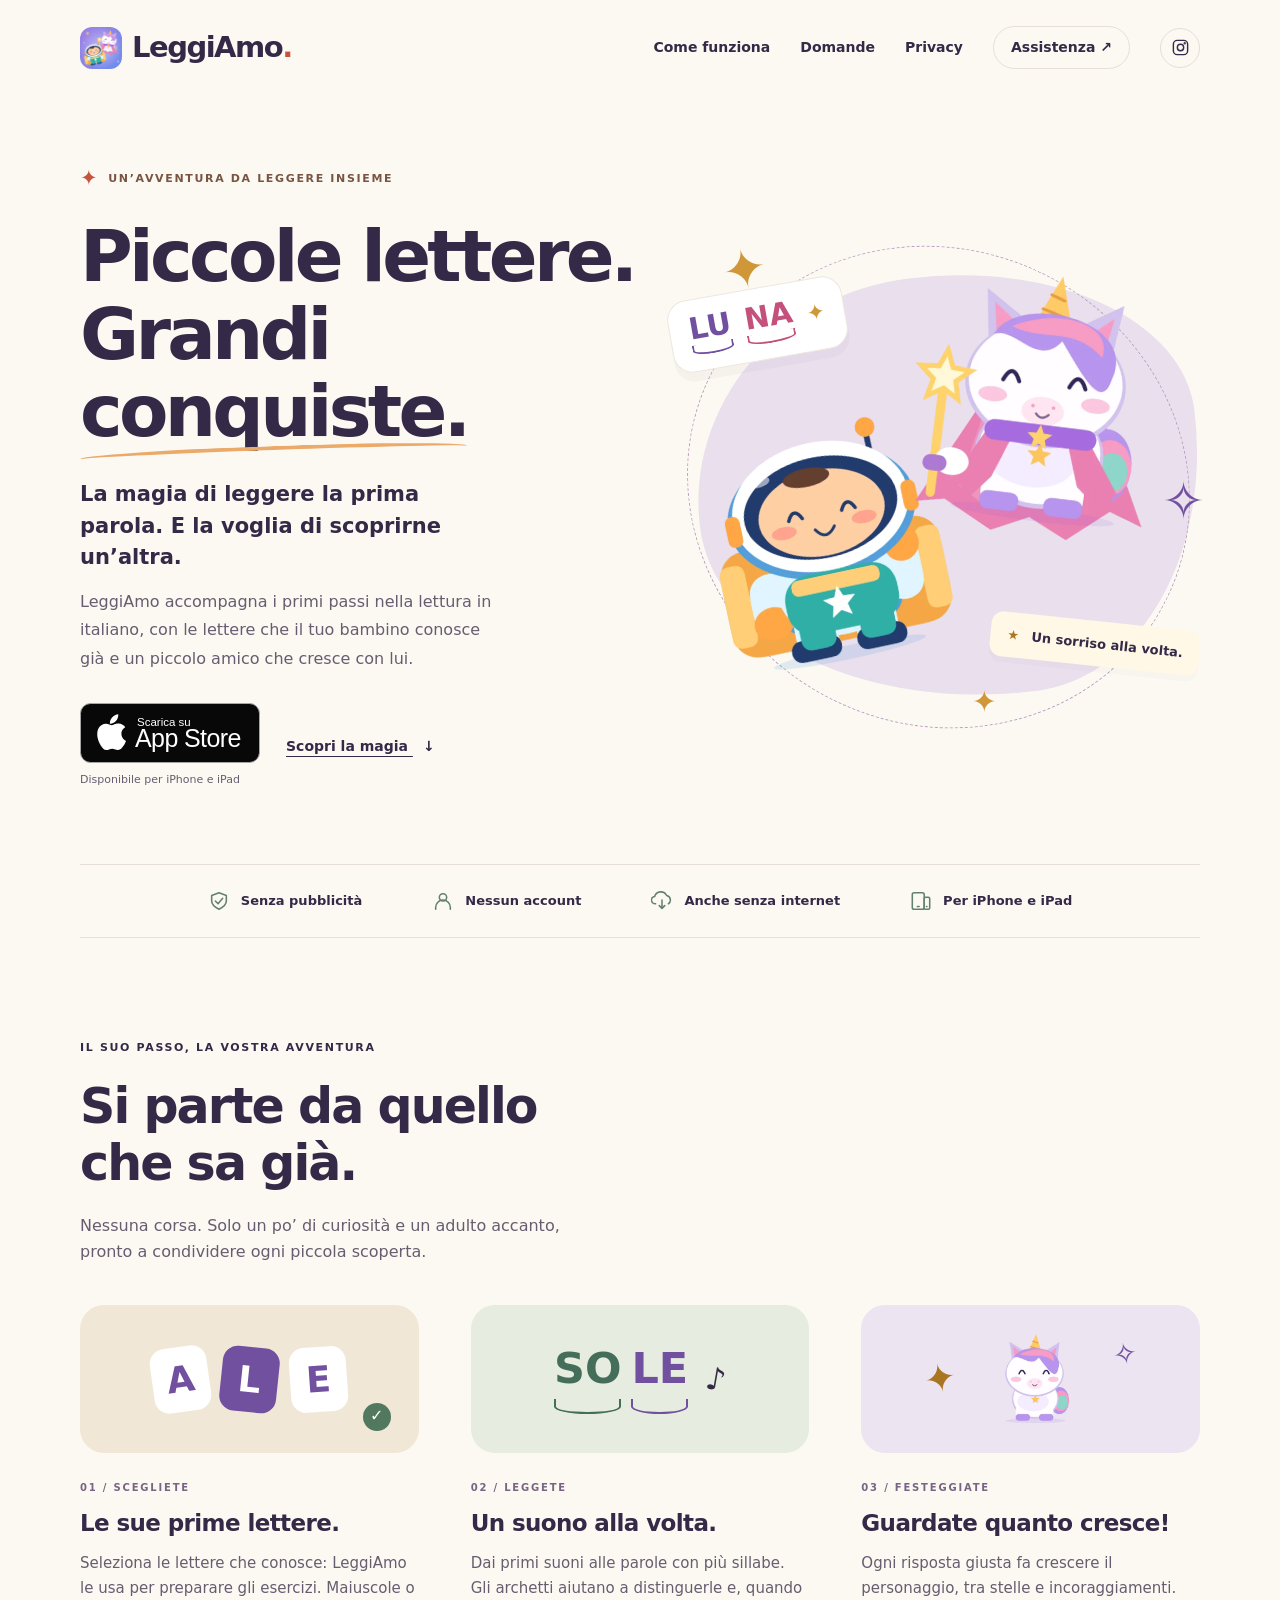
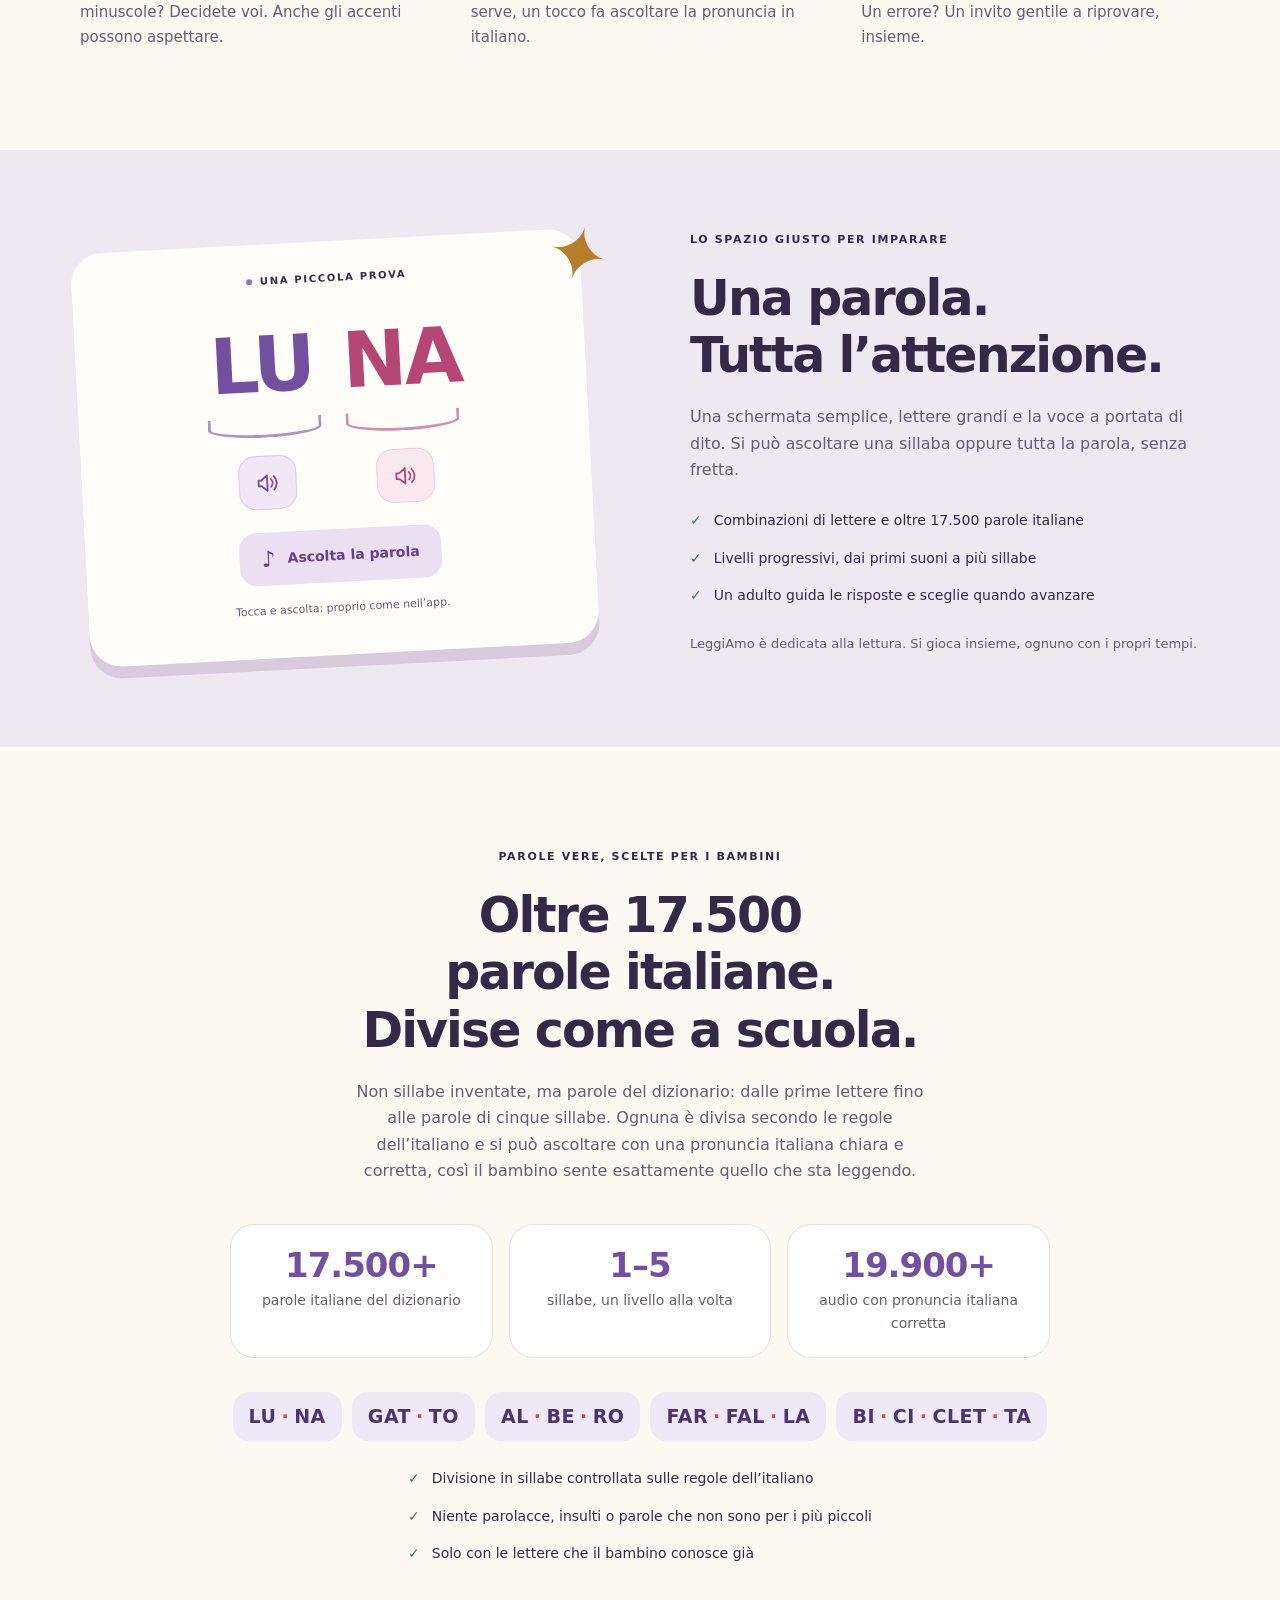
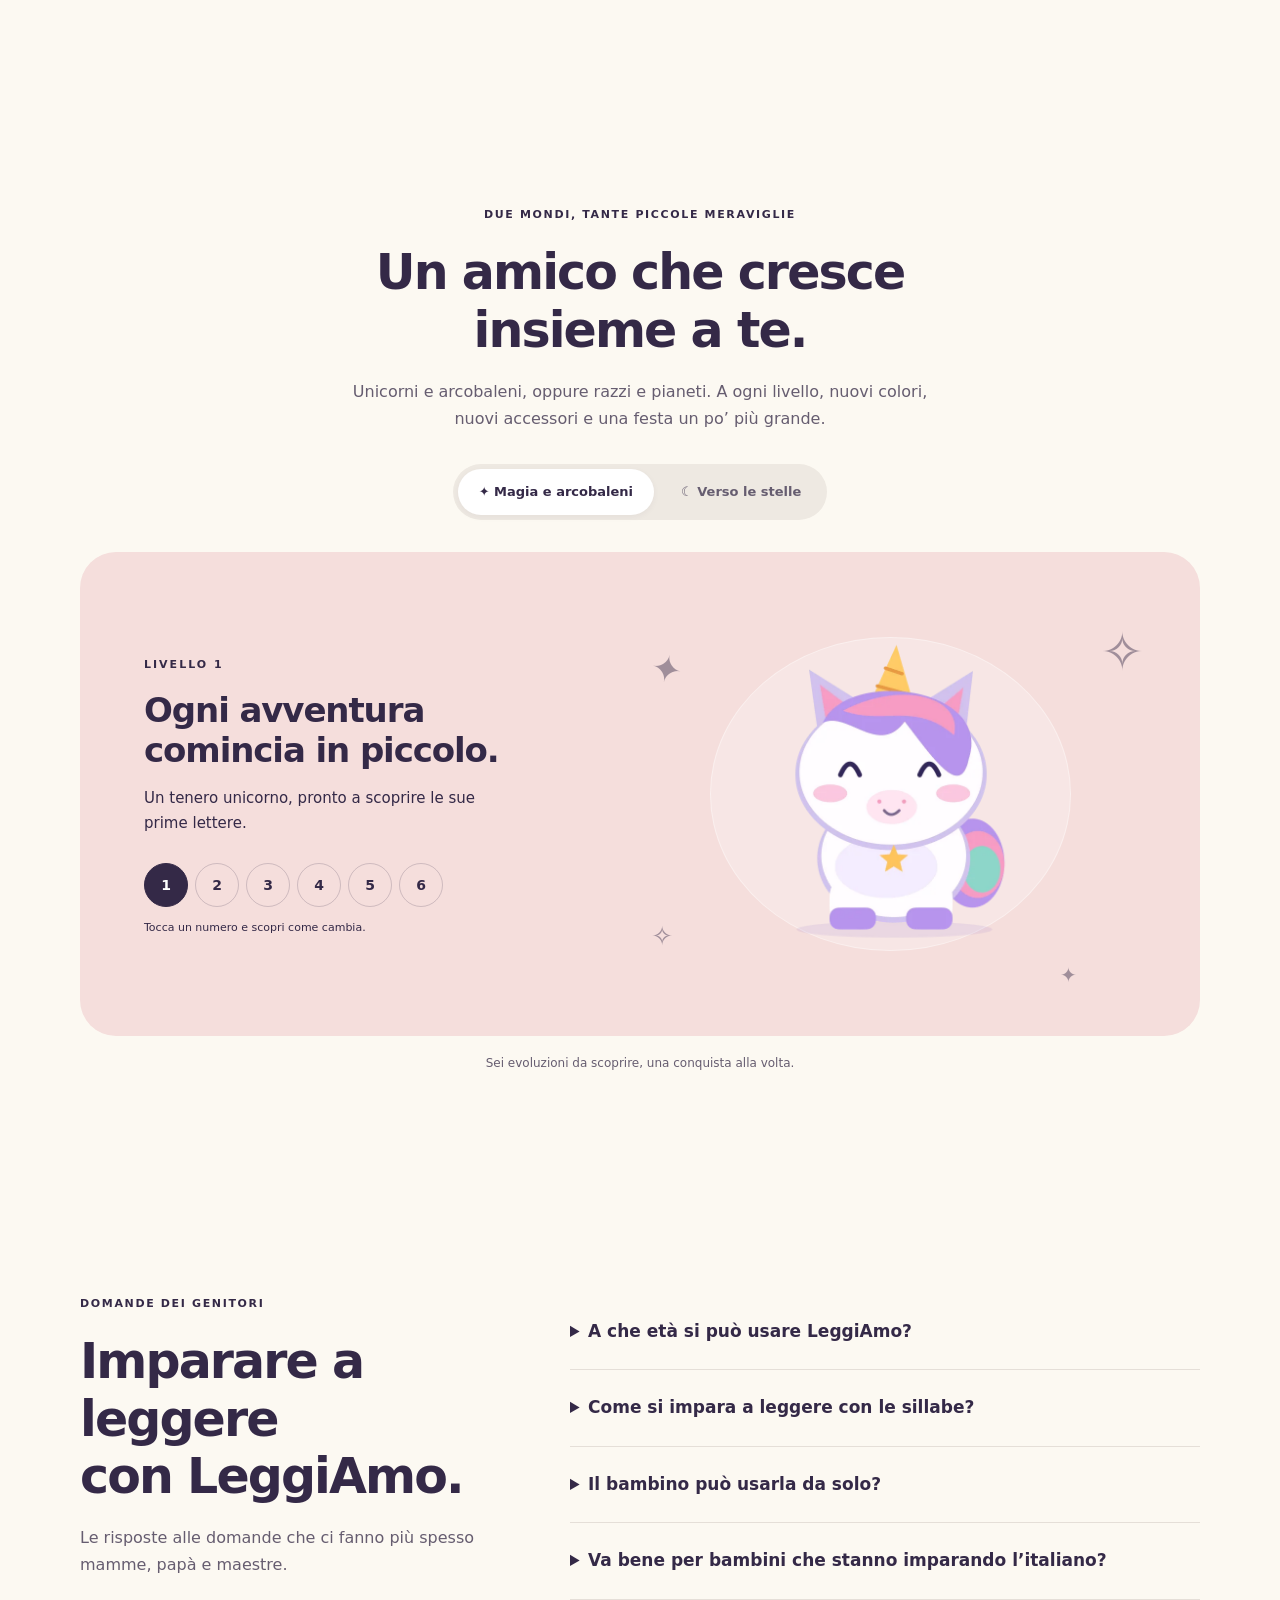
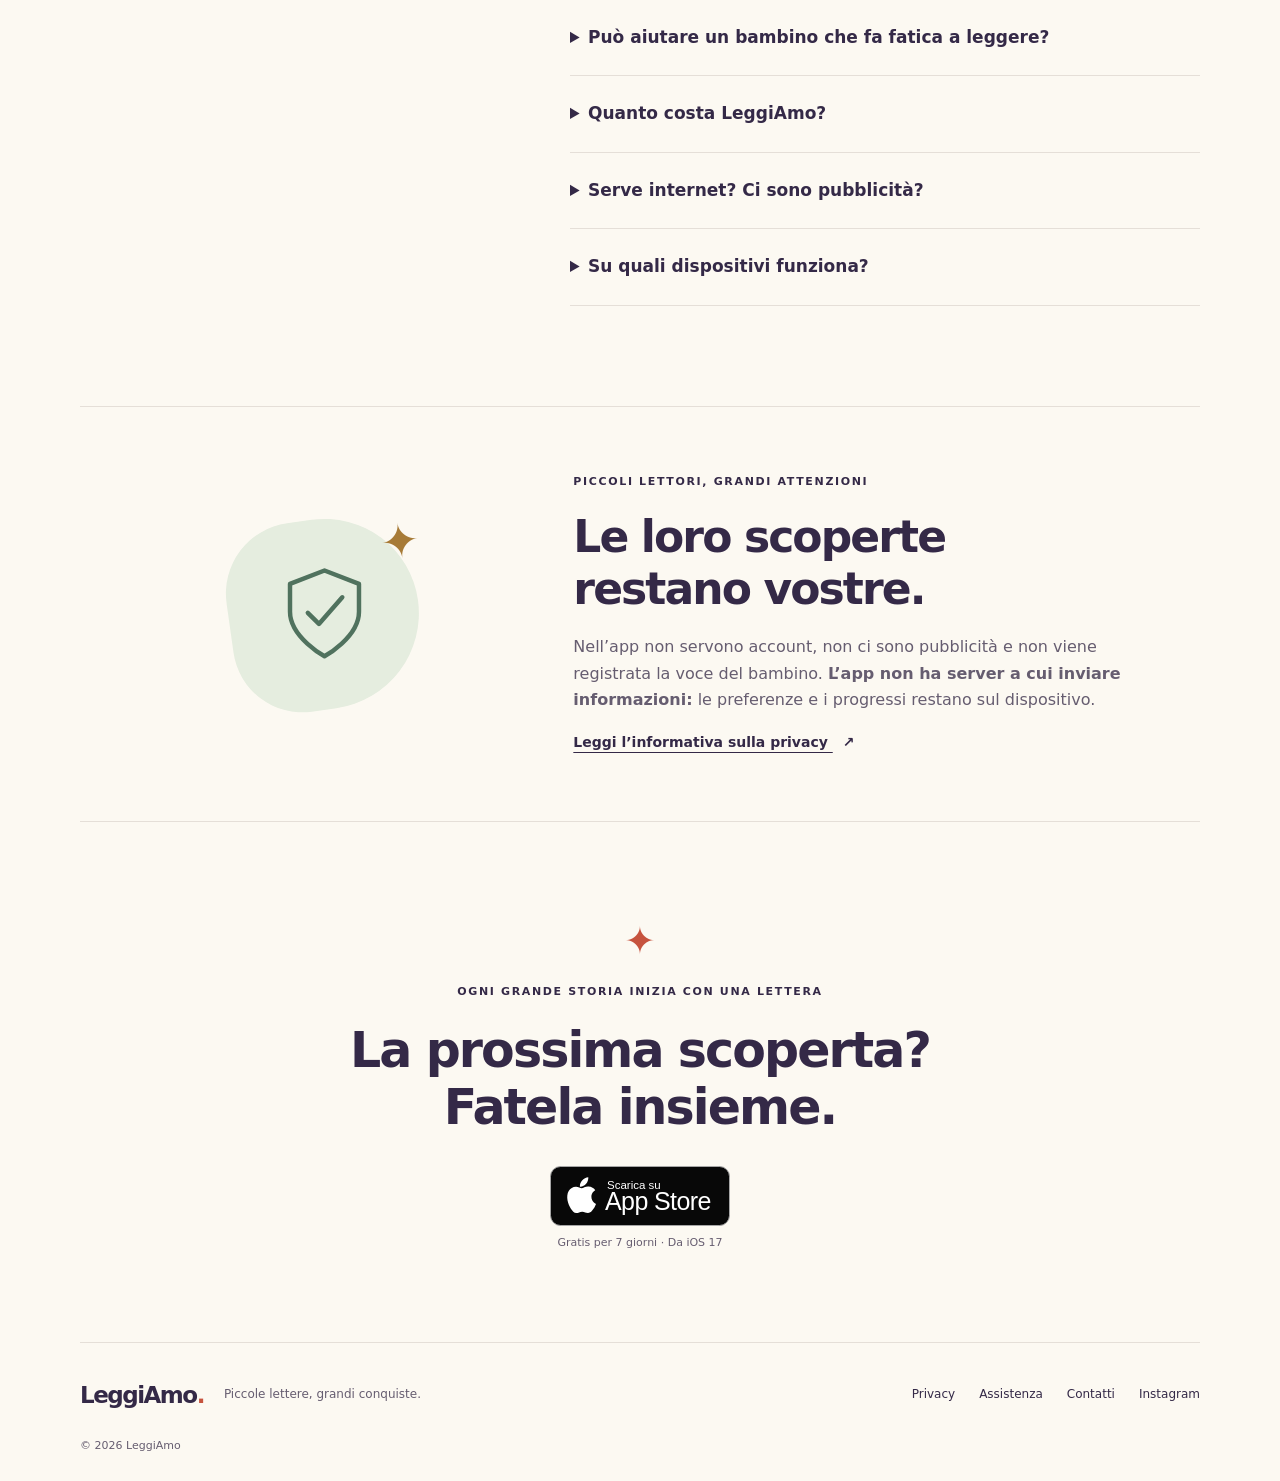
<file: index.html>
<!doctype html>
<html lang="it">
<head>
  <meta charset="utf-8">
  <meta name="viewport" content="width=device-width, initial-scale=1">
  <meta name="theme-color" content="#fcf9f2">
  <meta name="description" content="App per iPhone e iPad che aiuta i bambini a imparare a leggere in italiano: lettere, sillabe e oltre 17.500 parole con audio, da leggere insieme a un genitore. Senza pubblicità.">
  <meta name="referrer" content="strict-origin-when-cross-origin">
  <meta name="apple-itunes-app" content="app-id=6830584723">
  <link rel="canonical" href="https://leggiamo.app/">
  <meta property="og:title" content="LeggiAmo · Imparare a leggere in italiano, una sillaba alla volta">
  <meta property="og:description" content="Un gioco per imparare a leggere in italiano, una sillaba e un sorriso alla volta. Per iPhone e iPad.">
  <meta property="og:type" content="website">
  <meta property="og:locale" content="it_IT">
  <meta property="og:url" content="https://leggiamo.app/">
  <meta property="og:site_name" content="LeggiAmo">
  <meta property="og:image" content="https://leggiamo.app/assets/og-image.jpg">
  <meta property="og:image:width" content="1200">
  <meta property="og:image:height" content="676">
  <meta property="og:image:alt" content="LeggiAmo: imparare a leggere, una sillaba alla volta. L’unicorno e l’esploratore con le sillabe A·NI·MA·LE.">
  <meta name="twitter:card" content="summary_large_image">
  <title>LeggiAmo · App per imparare a leggere in italiano, sillaba per sillaba</title>
  <script type="application/ld+json">
  {
    "@context": "https://schema.org",
    "@graph": [
      {
        "@type": "Organization",
        "@id": "https://leggiamo.app/#organization",
        "name": "LeggiAmo",
        "url": "https://leggiamo.app/",
        "logo": "https://leggiamo.app/assets/app-icon.png",
        "email": "leggiamo.app@gmail.com",
        "sameAs": ["https://instagram.com/leggiamo.app"]
      },
      {
        "@type": "WebSite",
        "@id": "https://leggiamo.app/#website",
        "name": "LeggiAmo",
        "url": "https://leggiamo.app/",
        "inLanguage": "it-IT",
        "publisher": { "@id": "https://leggiamo.app/#organization" }
      },
      {
        "@type": "MobileApplication",
        "@id": "https://leggiamo.app/#app",
        "name": "LeggiAmo: impara a leggere",
        "description": "App per imparare a leggere in italiano: si parte dalle lettere che il bambino conosce, poi sillabe e parole. Oltre 17.500 parole italiane divise in sillabe come a scuola, con audio della pronuncia e un compagno di gioco che cresce. Senza pubblicità, senza account, funziona anche offline.",
        "url": "https://leggiamo.app/",
        "installUrl": "https://apps.apple.com/it/app/leggiamo-impara-a-leggere/id6830584723",
        "downloadUrl": "https://apps.apple.com/it/app/leggiamo-impara-a-leggere/id6830584723",
        "image": "https://leggiamo.app/assets/app-icon.png",
        "operatingSystem": "iOS 17 o successivo",
        "applicationCategory": "EducationalApplication",
        "inLanguage": "it",
        "audience": { "@type": "PeopleAudience", "suggestedMinAge": 4, "suggestedMaxAge": 7 },
        "offers": {
          "@type": "Offer",
          "price": "0",
          "priceCurrency": "EUR",
          "description": "Prova gratuita di 7 giorni, poi sblocco con un acquisto unico in-app da 9,99 €."
        },
        "publisher": { "@id": "https://leggiamo.app/#organization" }
      },
      {
        "@type": "FAQPage",
        "@id": "https://leggiamo.app/#domande",
        "mainEntity": [
          {
            "@type": "Question",
            "name": "A che età si può usare LeggiAmo?",
            "acceptedAnswer": {
              "@type": "Answer",
              "text": "LeggiAmo è pensata per i bambini che stanno iniziando a leggere: di solito dall’ultimo anno della scuola dell’infanzia ai primi mesi della scuola primaria, più o meno tra i 4 e i 7 anni. Più dell’età conta quello che il bambino sa già: si parte dalle lettere che riconosce e se ne aggiungono altre quando è pronto."
            }
          },
          {
            "@type": "Question",
            "name": "Come si impara a leggere con le sillabe?",
            "acceptedAnswer": {
              "@type": "Answer",
              "text": "In italiano si legge quasi come si parla, e le sillabe sono il ponte tra le lettere e le parole. LeggiAmo segue questo percorso: prima le singole lettere, poi le sillabe (LA, MA, PE), poi parole di una, due e fino a cinque sillabe. Gli archetti colorati sotto la parola mostrano dove finisce ogni sillaba, come a scuola, e ogni sillaba si può ascoltare con un tocco."
            }
          },
          {
            "@type": "Question",
            "name": "Il bambino può usarla da solo?",
            "acceptedAnswer": {
              "@type": "Answer",
              "text": "LeggiAmo è pensata per leggere insieme. Il bambino legge la parola ad alta voce e l’adulto ascolta e tocca il pulsante verde se è giusta o rosso se è da riprovare. Le parole sbagliate tornano più avanti, senza punteggi e senza fretta."
            }
          },
          {
            "@type": "Question",
            "name": "Va bene per bambini che stanno imparando l’italiano?",
            "acceptedAnswer": {
              "@type": "Answer",
              "text": "Sì. Ogni parola e ogni sillaba si può ascoltare con una pronuncia italiana chiara, e le parole sono vere parole italiane adatte ai bambini. Può essere utile a chi arriva alla scuola primaria parlando ancora poco l’italiano, sempre con un adulto accanto."
            }
          },
          {
            "@type": "Question",
            "name": "Può aiutare un bambino che fa fatica a leggere?",
            "acceptedAnswer": {
              "@type": "Answer",
              "text": "LeggiAmo non è uno strumento di diagnosi né una terapia. Il ritmo lo decidete voi, le parole si leggono una alla volta, divise in sillabe e con l’audio, e si può restare sullo stesso livello quanto serve. Se avete dubbi su una possibile difficoltà di lettura, parlatene con le insegnanti o con uno specialista."
            }
          },
          {
            "@type": "Question",
            "name": "Quanto costa LeggiAmo?",
            "acceptedAnswer": {
              "@type": "Answer",
              "text": "L’app si scarica gratis e si può provare senza limiti per 7 giorni, senza addebiti. Dopo la prova si sblocca per sempre con un acquisto unico (9,99 € in Italia): nessun abbonamento e nessun rinnovo automatico. Con In famiglia di Apple l’acquisto vale per tutta la famiglia."
            }
          },
          {
            "@type": "Question",
            "name": "Serve internet? Ci sono pubblicità?",
            "acceptedAnswer": {
              "@type": "Answer",
              "text": "No. LeggiAmo funziona anche senza connessione, non ha pubblicità e non chiede account. Lettere scelte e progressi restano solo sul dispositivo, e la voce del bambino non viene registrata."
            }
          },
          {
            "@type": "Question",
            "name": "Su quali dispositivi funziona?",
            "acceptedAnswer": {
              "@type": "Answer",
              "text": "Su iPhone e iPad con iOS o iPadOS 17 o successivi."
            }
          }
        ]
      }
    ]
  }
  </script>
  <link rel="icon" type="image/png" href="assets/favicon.png">
  <link rel="apple-touch-icon" href="assets/app-icon.png">
  <link rel="stylesheet" href="styles.css?v=8">
  <script src="main.js?v=5" defer></script>
  <!-- Cloudflare Web Analytics --><script type='module' src='https://static.cloudflareinsights.com/beacon.min.js' data-cf-beacon='{"token": "3c0274c1bb6d4836b54bc27b22f14071"}'></script><!-- End Cloudflare Web Analytics -->
</head>
<body>
  <a class="skip-link" href="#contenuto">Vai al contenuto</a>
  <header class="site-header wrap">
    <a class="brand" href="index.html" aria-label="LeggiAmo, pagina iniziale">
      <span class="brand-icons" aria-hidden="true">
        <img src="assets/app-icon.png" width="42" height="42" alt="">
      </span>
      <span>LeggiAmo<span class="brand-dot">.</span></span>
    </a>
    <nav aria-label="Navigazione principale">
      <a href="#come-funziona">Come funziona</a>
      <a href="#domande">Domande</a>
      <a href="privacy.html">Privacy</a>
      <a class="nav-support" href="supporto.html">Assistenza <span aria-hidden="true">↗</span></a>
      <a class="nav-social" href="https://instagram.com/leggiamo.app" rel="noopener" aria-label="LeggiAmo su Instagram"><svg viewBox="0 0 24 24" aria-hidden="true"><rect x="3" y="3" width="18" height="18" rx="5"/><circle cx="12" cy="12" r="4"/><circle cx="17.3" cy="6.7" r="0.6"/></svg></a>
    </nav>
    <details class="nav-menu">
      <summary aria-label="Menu"><span class="burger" aria-hidden="true"></span></summary>
      <nav aria-label="Menu">
        <a href="#come-funziona">Come funziona</a>
        <a href="#domande">Domande</a>
        <a href="privacy.html">Privacy</a>
        <a href="supporto.html">Assistenza</a>
        <a href="https://instagram.com/leggiamo.app" rel="noopener">Instagram <span aria-hidden="true">↗</span></a>
      </nav>
    </details>
  </header>

  <main id="contenuto">
    <section class="hero wrap" aria-labelledby="hero-title">
      <div class="hero-copy">
        <p class="eyebrow"><span class="little-star" aria-hidden="true">✦</span> UN’AVVENTURA DA LEGGERE INSIEME</p>
        <h1 id="hero-title">Piccole lettere.<br>Grandi <span class="hand-underline">conquiste.</span></h1>
        <p class="lead">La magia di leggere la prima parola. E la voglia di scoprirne un’altra.</p>
        <p class="hero-description">LeggiAmo accompagna i primi passi nella lettura in italiano, con le lettere che il tuo bambino conosce già e un piccolo amico che cresce con lui.</p>
        <div class="hero-actions">
          <div class="store-block">
            <a class="store-badge" href="https://apps.apple.com/it/app/leggiamo-impara-a-leggere/id6830584723" rel="noopener" aria-describedby="store-status">
              <img src="assets/app-store-it.svg" width="180" height="60" alt="Scarica su App Store">
            </a>
            <span id="store-status" class="store-status">Disponibile per iPhone e iPad</span>
          </div>
          <a class="text-link" href="#come-funziona">Scopri la magia <span aria-hidden="true">↓</span></a>
        </div>
      </div>
      <div class="hero-art" role="img" aria-label="L’unicorno con la bacchetta stellata e il piccolo esploratore spaziale di LeggiAmo">
        <div class="hero-orbit"></div>
        <div class="hero-blob"></div>
        <span class="spark spark-one" aria-hidden="true">✦</span>
        <span class="spark spark-two" aria-hidden="true">✧</span>
        <span class="spark spark-three" aria-hidden="true">✦</span>
        <img class="hero-explorer" src="assets/explorer-2.webp" width="420" height="434" alt="" fetchpriority="high">
        <img class="hero-unicorn" src="assets/unicorn-3.webp" width="420" height="434" alt="" fetchpriority="high">
        <div class="word-sticker" aria-hidden="true"><span>LU<i></i></span><span>NA<i></i></span><b>✦</b></div>
        <div class="happy-note" aria-hidden="true"><span>★</span> Un sorriso alla volta.</div>
      </div>
    </section>

    <div class="trust-strip wrap" role="group" aria-label="Le cose semplici che contano">
      <span><svg viewBox="0 0 24 24" aria-hidden="true"><path d="M12 3 4 6v6c0 5 8 9 8 9s8-4 8-9V6Z"/><path d="m8 12 3 3 5-6"/></svg>Senza pubblicità</span>
      <span><svg viewBox="0 0 24 24" aria-hidden="true"><circle cx="12" cy="8" r="4"/><path d="M4 21v-2a8 8 0 0 1 16 0v2"/></svg>Nessun account</span>
      <span><svg viewBox="0 0 24 24" aria-hidden="true"><path d="M5 15a4 4 0 0 1-1-8 7 7 0 0 1 13-1 5 5 0 0 1 2 9M9 17l3 3 3-3M12 11v9"/></svg>Anche senza internet</span>
      <span><svg viewBox="0 0 24 24" aria-hidden="true"><rect x="2.5" y="3" width="13" height="18" rx="2"/><rect x="15.5" y="8" width="6" height="13" rx="1.5"/><path d="M8 18h2M18 18h0.5"/></svg>Per iPhone e iPad</span>
    </div>

    <section class="how-section wrap section-space" id="come-funziona" aria-labelledby="how-title">
      <div class="section-heading">
        <p class="eyebrow">IL SUO PASSO, LA VOSTRA AVVENTURA</p>
        <h2 id="how-title">Si parte da quello<br>che sa già.</h2>
        <p>Nessuna corsa. Solo un po’ di curiosità e un adulto accanto, pronto a condividere ogni piccola scoperta.</p>
      </div>
      <div class="steps">
        <article class="step">
          <div class="step-art letters-art" aria-hidden="true"><span>A</span><span>L</span><span>E</span><i>✓</i></div>
          <p class="step-number">01 / SCEGLIETE</p>
          <h3>Le sue prime lettere.</h3>
          <p>Seleziona le lettere che conosce: LeggiAmo le usa per preparare gli esercizi. Maiuscole o minuscole? Decidete voi. Anche gli accenti possono aspettare.</p>
        </article>
        <article class="step">
          <div class="step-art syllable-art" aria-hidden="true"><span>SO<i></i></span><span>LE<i></i></span><b>♪</b></div>
          <p class="step-number">02 / LEGGETE</p>
          <h3>Un suono alla volta.</h3>
          <p>Dai primi suoni alle parole con più sillabe. Gli archetti aiutano a distinguerle e, quando serve, un tocco fa ascoltare la pronuncia in italiano.</p>
        </article>
        <article class="step">
          <div class="step-art reward-art" aria-hidden="true"><span>✦</span><img src="assets/unicorn-1.webp" width="125" height="129" alt="" loading="lazy"><span>✧</span></div>
          <p class="step-number">03 / FESTEGGIATE</p>
          <h3>Guardate quanto cresce!</h3>
          <p>Ogni risposta giusta fa crescere il personaggio, tra stelle e incoraggiamenti. Un errore? Un invito gentile a riprovare, insieme.</p>
        </article>
      </div>
    </section>

    <section class="reading-section" aria-labelledby="reading-title">
      <div class="reading-inner wrap">
        <div class="reading-example">
          <div class="example-top"><span class="example-dot"></span> UNA PICCOLA PROVA</div>
          <div class="demo-syllables" role="group" aria-label="Luna, divisa in LU e NA">
            <div><span>LU</span><i aria-hidden="true"></i><button class="sound-button" data-audio="lu" type="button" aria-label="Ascolta la sillaba LU"><svg viewBox="0 0 24 24" aria-hidden="true"><path d="m11 4-6 5H2v6h3l6 5ZM15 8a6 6 0 0 1 0 8m3-11a10 10 0 0 1 0 14"/></svg></button></div>
            <div><span>NA</span><i aria-hidden="true"></i><button class="sound-button" data-audio="na" type="button" aria-label="Ascolta la sillaba NA"><svg viewBox="0 0 24 24" aria-hidden="true"><path d="m11 4-6 5H2v6h3l6 5ZM15 8a6 6 0 0 1 0 8m3-11a10 10 0 0 1 0 14"/></svg></button></div>
          </div>
          <button class="listen-word" data-audio="luna" type="button"><span aria-hidden="true">♪</span> Ascolta la parola</button>
          <p id="audio-status" class="audio-status" role="status" aria-live="polite">Tocca e ascolta: proprio come nell’app.</p>
          <noscript><p>Per ascoltare questa piccola prova, attiva JavaScript nel browser.</p></noscript>
          <span class="example-star" aria-hidden="true">✦</span>
        </div>
        <div class="reading-copy">
          <p class="eyebrow">LO SPAZIO GIUSTO PER IMPARARE</p>
          <h2 id="reading-title">Una parola.<br>Tutta l’attenzione.</h2>
          <p>Una schermata semplice, lettere grandi e la voce a portata di dito. Si può ascoltare una sillaba oppure tutta la parola, senza fretta.</p>
          <ul class="feature-list">
            <li><span aria-hidden="true">✓</span> Combinazioni di lettere e oltre 17.500 parole italiane</li>
            <li><span aria-hidden="true">✓</span> Livelli progressivi, dai primi suoni a più sillabe</li>
            <li><span aria-hidden="true">✓</span> Un adulto guida le risposte e sceglie quando avanzare</li>
          </ul>
          <p class="small-note">LeggiAmo è dedicata alla lettura. Si gioca insieme, ognuno con i propri tempi.</p>
        </div>
      </div>
    </section>

    <section class="words-section wrap section-space" id="parole" aria-labelledby="words-title">
      <div class="section-heading centered">
        <p class="eyebrow">PAROLE VERE, SCELTE PER I BAMBINI</p>
        <h2 id="words-title">Oltre 17.500 parole italiane.<br>Divise come a scuola.</h2>
        <p>Non sillabe inventate, ma parole del dizionario: dalle prime lettere fino alle parole di cinque sillabe. Ognuna è divisa secondo le regole dell’italiano e si può ascoltare con una pronuncia italiana chiara e corretta, così il bambino sente esattamente quello che sta leggendo.</p>
      </div>
      <ul class="word-stats" aria-label="LeggiAmo in numeri">
        <li><strong>17.500+</strong><span>parole italiane del dizionario</span></li>
        <li><strong>1–5</strong><span>sillabe, un livello alla volta</span></li>
        <li><strong>19.900+</strong><span>audio con pronuncia italiana corretta</span></li>
      </ul>
      <ul class="word-samples" aria-label="Alcune parole, divise in sillabe">
        <li>LU<b aria-hidden="true">·</b>NA</li>
        <li>GAT<b aria-hidden="true">·</b>TO</li>
        <li>AL<b aria-hidden="true">·</b>BE<b aria-hidden="true">·</b>RO</li>
        <li>FAR<b aria-hidden="true">·</b>FAL<b aria-hidden="true">·</b>LA</li>
        <li>BI<b aria-hidden="true">·</b>CI<b aria-hidden="true">·</b>CLET<b aria-hidden="true">·</b>TA</li>
      </ul>
      <ul class="feature-list word-promises">
        <li><span aria-hidden="true">✓</span> Divisione in sillabe controllata sulle regole dell’italiano</li>
        <li><span aria-hidden="true">✓</span> Niente parolacce, insulti o parole che non sono per i più piccoli</li>
        <li><span aria-hidden="true">✓</span> Solo con le lettere che il bambino conosce già</li>
      </ul>
    </section>

    <section class="worlds-section wrap section-space" id="mondi" aria-labelledby="worlds-title">
      <div class="section-heading centered">
        <p class="eyebrow">DUE MONDI, TANTE PICCOLE MERAVIGLIE</p>
        <h2 id="worlds-title">Un amico che cresce<br>insieme a te.</h2>
        <p>Unicorni e arcobaleni, oppure razzi e pianeti. A ogni livello, nuovi colori, nuovi accessori e una festa un po’ più grande.</p>
      </div>
      <div class="world-switch" role="group" aria-label="Scegli il mondo da vedere">
        <button type="button" data-world="unicorn" aria-pressed="true">✦ Magia e arcobaleni</button>
        <button type="button" data-world="explorer" aria-pressed="false">☾ Verso le stelle</button>
      </div>
      <div class="evolution-scene" data-world="unicorn" data-stage="1">
        <div class="scene-decoration" aria-hidden="true"><span>✦</span><span>✧</span><span>✦</span><span>✧</span></div>
        <div class="scene-copy">
          <span class="scene-level" id="scene-level">LIVELLO 1</span>
          <h3 id="scene-title">Ogni avventura<br>comincia in piccolo.</h3>
          <p id="scene-description">Un tenero unicorno, pronto a scoprire le sue prime lettere.</p>
          <div class="stage-controls" role="group" aria-label="Esplora le sei evoluzioni">
            <button type="button" data-stage="1" aria-pressed="true" aria-label="Mostra l’evoluzione del livello 1">1</button>
            <button type="button" data-stage="2" aria-pressed="false" aria-label="Mostra l’evoluzione del livello 2">2</button>
            <button type="button" data-stage="3" aria-pressed="false" aria-label="Mostra l’evoluzione del livello 3">3</button>
            <button type="button" data-stage="4" aria-pressed="false" aria-label="Mostra l’evoluzione del livello 4">4</button>
            <button type="button" data-stage="5" aria-pressed="false" aria-label="Mostra l’evoluzione del livello 5">5</button>
            <button type="button" data-stage="6" aria-pressed="false" aria-label="Mostra l’evoluzione del livello 6">6</button>
          </div>
          <p class="scene-hint">Tocca un numero e scopri come cambia.</p>
        </div>
        <div class="scene-character">
          <div class="scene-halo"></div>
          <img id="evolution-image" src="assets/unicorn-1.webp" width="420" height="434" alt="L’unicorno di LeggiAmo al primo livello" loading="lazy">
        </div>
      </div>
      <p class="world-caption" id="world-status" role="status" aria-live="polite">Sei evoluzioni da scoprire, una conquista alla volta.</p>
    </section>

    <section class="faq-section wrap section-space" id="domande" aria-labelledby="faq-title">
      <div class="section-heading">
        <p class="eyebrow">DOMANDE DEI GENITORI</p>
        <h2 id="faq-title">Imparare a leggere<br>con LeggiAmo.</h2>
        <p>Le risposte alle domande che ci fanno più spesso mamme, papà e maestre.</p>
      </div>
      <div class="faq">
        <details>
          <summary>A che età si può usare LeggiAmo?</summary>
          <p>LeggiAmo è pensata per i bambini che stanno iniziando a leggere: di solito dall’ultimo anno della scuola dell’infanzia ai primi mesi della scuola primaria, più o meno tra i 4 e i 7 anni. Più dell’età conta quello che il bambino sa già: si parte dalle lettere che riconosce e se ne aggiungono altre quando è pronto.</p>
        </details>
        <details>
          <summary>Come si impara a leggere con le sillabe?</summary>
          <p>In italiano si legge quasi come si parla, e le sillabe sono il ponte tra le lettere e le parole. LeggiAmo segue questo percorso: prima le singole lettere, poi le sillabe (LA, MA, PE), poi parole di una, due e fino a cinque sillabe. Gli archetti colorati sotto la parola mostrano dove finisce ogni sillaba, come a scuola, e ogni sillaba si può ascoltare con un tocco.</p>
        </details>
        <details>
          <summary>Il bambino può usarla da solo?</summary>
          <p>LeggiAmo è pensata per leggere insieme. Il bambino legge la parola ad alta voce e l’adulto ascolta e tocca il pulsante verde se è giusta o rosso se è da riprovare. Le parole sbagliate tornano più avanti, senza punteggi e senza fretta.</p>
        </details>
        <details>
          <summary>Va bene per bambini che stanno imparando l’italiano?</summary>
          <p>Sì. Ogni parola e ogni sillaba si può ascoltare con una pronuncia italiana chiara, e le parole sono vere parole italiane adatte ai bambini. Può essere utile a chi arriva alla scuola primaria parlando ancora poco l’italiano, sempre con un adulto accanto.</p>
        </details>
        <details>
          <summary>Può aiutare un bambino che fa fatica a leggere?</summary>
          <p>LeggiAmo non è uno strumento di diagnosi né una terapia. Il ritmo lo decidete voi, le parole si leggono una alla volta, divise in sillabe e con l’audio, e si può restare sullo stesso livello quanto serve. Se avete dubbi su una possibile difficoltà di lettura, parlatene con le insegnanti o con uno specialista.</p>
        </details>
        <details>
          <summary>Quanto costa LeggiAmo?</summary>
          <p>L’app si scarica gratis e si può provare senza limiti per 7 giorni, senza addebiti. Dopo la prova si sblocca per sempre con un acquisto unico (9,99 € in Italia): nessun abbonamento e nessun rinnovo automatico. Con In famiglia di Apple l’acquisto vale per tutta la famiglia.</p>
        </details>
        <details>
          <summary>Serve internet? Ci sono pubblicità?</summary>
          <p>No. LeggiAmo funziona anche senza connessione, non ha pubblicità e non chiede account. Lettere scelte e progressi restano solo sul dispositivo, e la voce del bambino non viene registrata.</p>
        </details>
        <details>
          <summary>Su quali dispositivi funziona?</summary>
          <p>Su iPhone e iPad con iOS o iPadOS 17 o successivi.</p>
        </details>
      </div>
    </section>

    <section class="privacy-section wrap" aria-labelledby="privacy-title">
      <div class="privacy-mark" aria-hidden="true"><svg viewBox="0 0 80 88"><path d="m40 5 31 12v25c0 23-31 40-31 40S9 65 9 42V17Z"/><path d="m25 43 10 10 21-24"/></svg><span>✦</span></div>
      <div>
        <p class="eyebrow">PICCOLI LETTORI, GRANDI ATTENZIONI</p>
        <h2 id="privacy-title">Le loro scoperte<br>restano vostre.</h2>
        <p>Nell’app non servono account, non ci sono pubblicità e non viene registrata la voce del bambino. <strong>L’app non ha server a cui inviare informazioni:</strong> le preferenze e i progressi restano sul dispositivo.</p>
        <a class="text-link" href="privacy.html">Leggi l’informativa sulla privacy <span aria-hidden="true">↗</span></a>
      </div>
    </section>

    <section class="closing-section wrap" aria-labelledby="closing-title">
      <span class="closing-star" aria-hidden="true">✦</span>
      <p class="eyebrow">OGNI GRANDE STORIA INIZIA CON UNA LETTERA</p>
      <h2 id="closing-title">La prossima scoperta?<br>Fatela insieme.</h2>
      <div class="store-block">
        <a class="store-badge" href="https://apps.apple.com/it/app/leggiamo-impara-a-leggere/id6830584723" rel="noopener" aria-describedby="store-status-bottom"><img src="assets/app-store-it.svg" width="180" height="60" alt="Scarica su App Store"></a>
        <span id="store-status-bottom" class="store-status">Gratis per 7 giorni · Da iOS 17</span>
      </div>
    </section>
  </main>

  <footer class="site-footer wrap">
    <a class="brand" href="index.html"><span>LeggiAmo<span class="brand-dot">.</span></span></a>
    <p>Piccole lettere, grandi conquiste.</p>
    <nav aria-label="Informazioni"><a href="privacy.html">Privacy</a><a href="supporto.html">Assistenza</a><a href="mailto:leggiamo.app@gmail.com">Contatti</a><a href="https://instagram.com/leggiamo.app" rel="noopener">Instagram</a></nav>
    <small>© 2026 LeggiAmo</small>
  </footer>
</body>
</html>
</file>
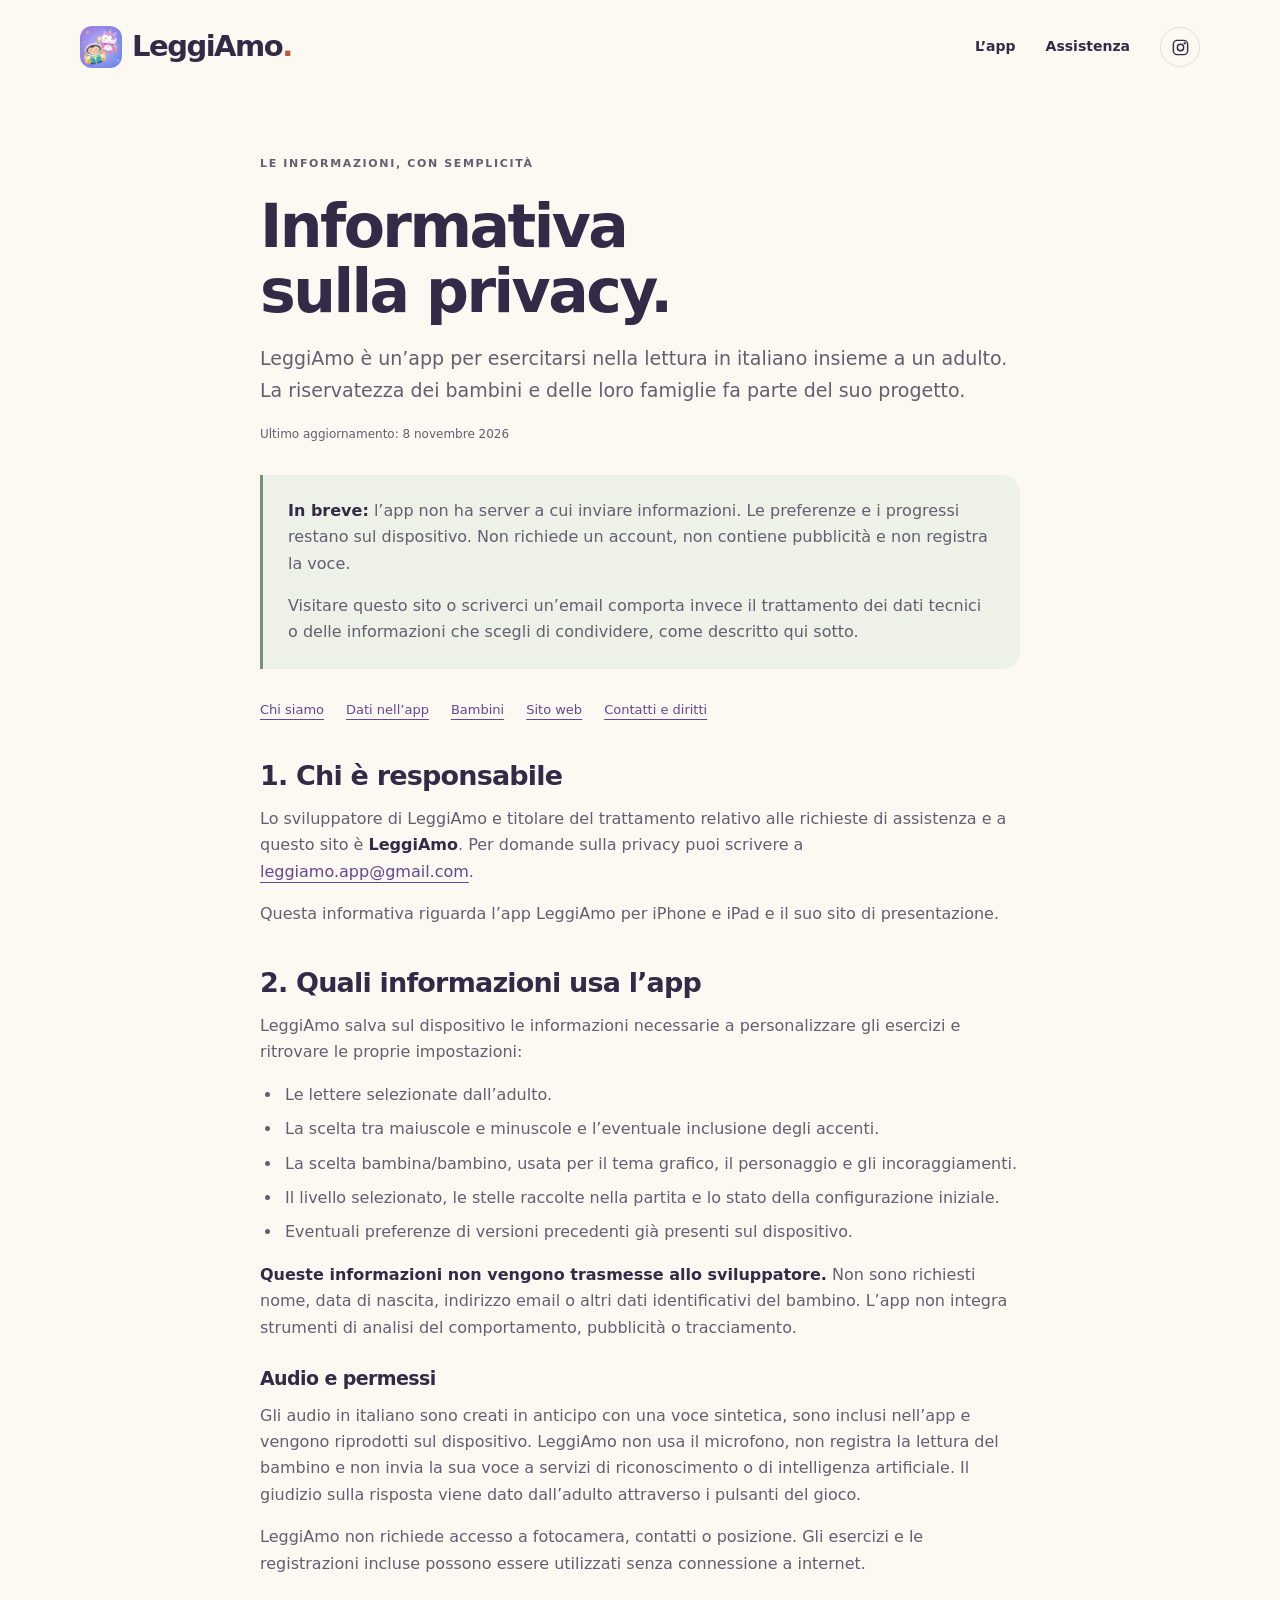
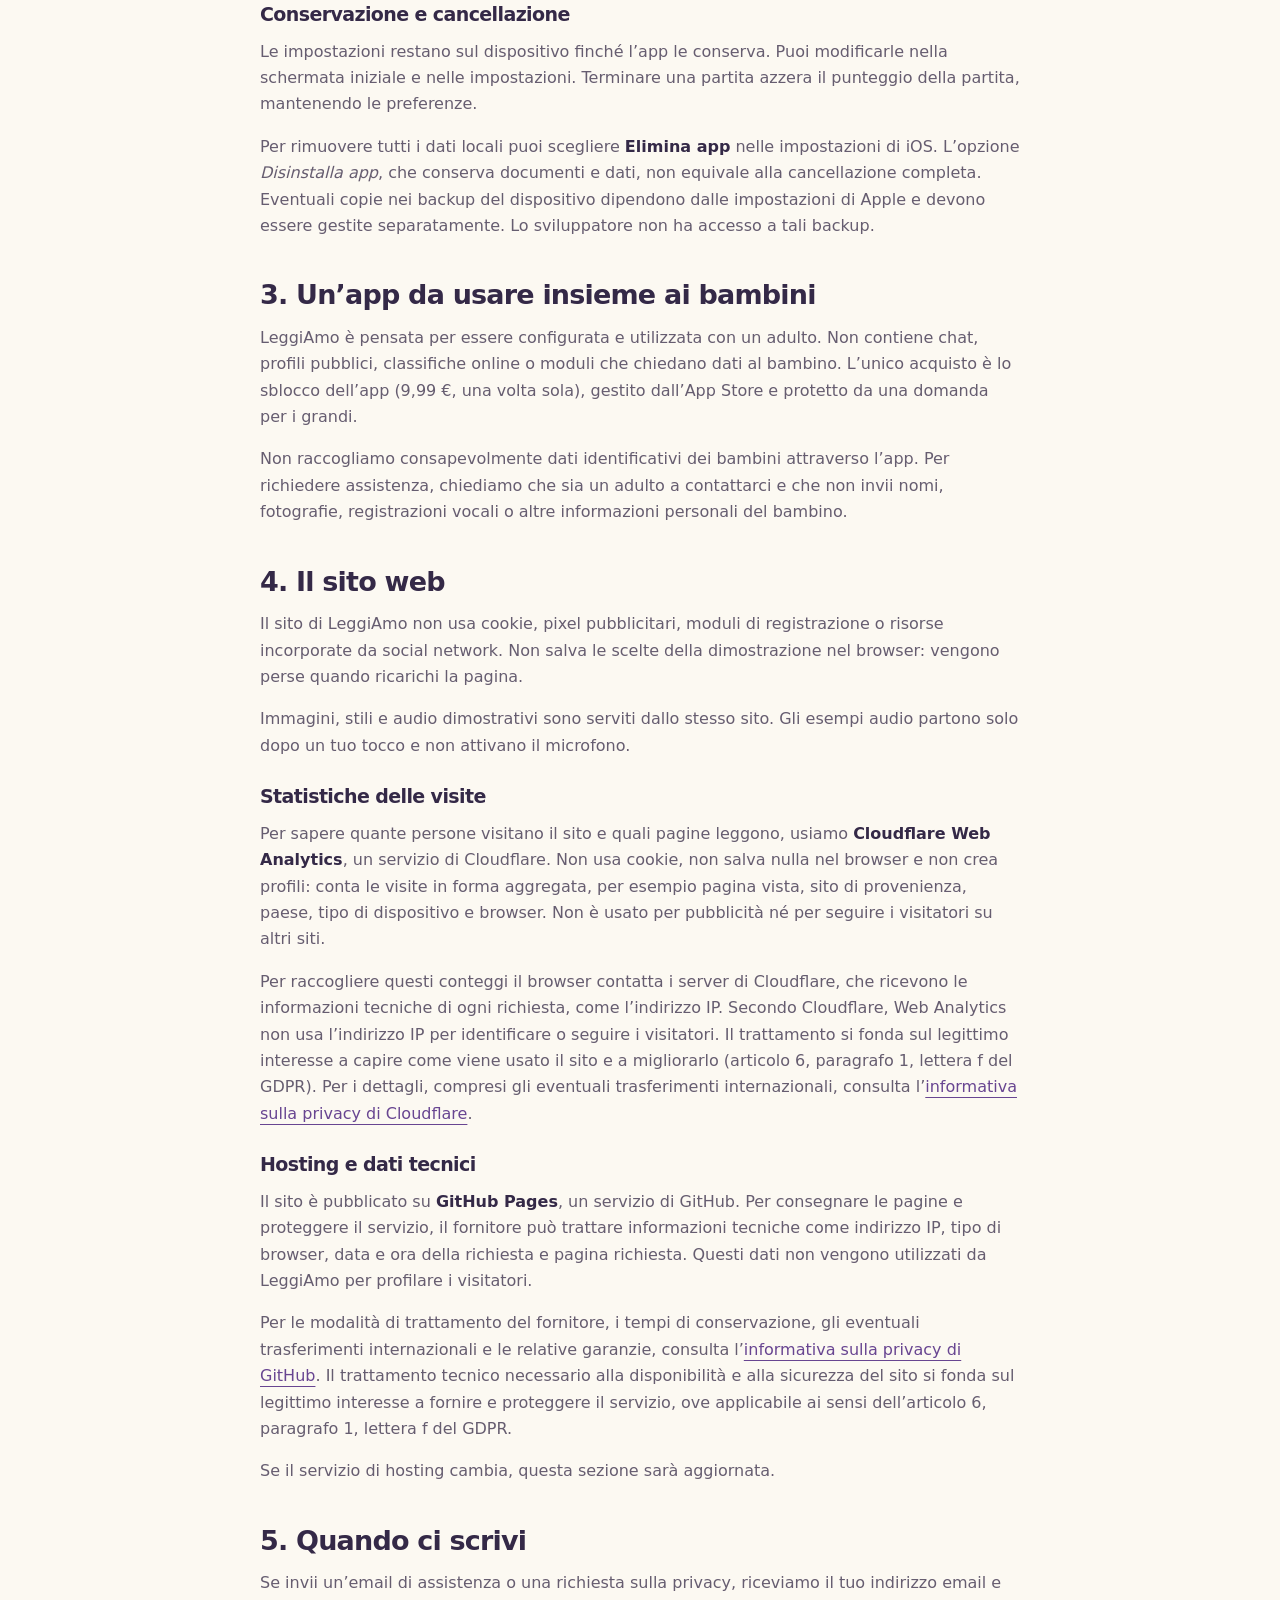
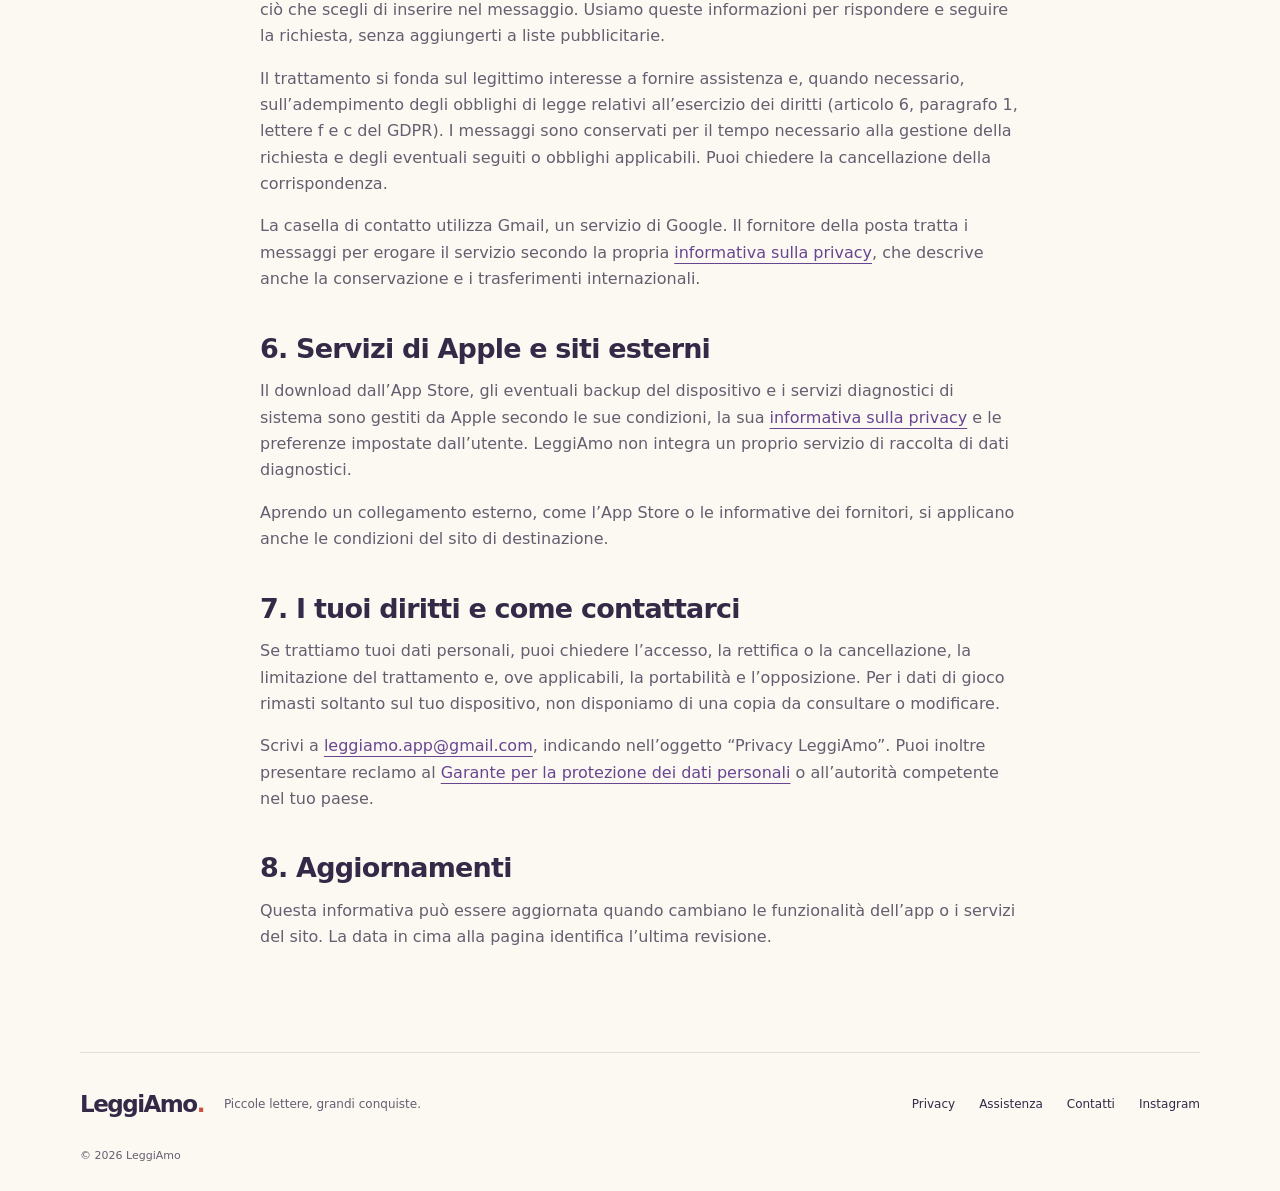
<file: privacy.html>
<!doctype html>
<html lang="it">
<head>
  <meta charset="utf-8">
  <meta name="viewport" content="width=device-width, initial-scale=1">
  <meta name="theme-color" content="#fcf9f2">
  <meta name="description" content="Informativa sulla privacy di LeggiAmo: dati salvati sul dispositivo, nessun account, nessuna pubblicità e nessuna registrazione della voce.">
  <meta name="referrer" content="strict-origin-when-cross-origin">
  <link rel="canonical" href="https://leggiamo.app/privacy.html">
  <meta property="og:title" content="Privacy · LeggiAmo">
  <meta property="og:type" content="website">
  <meta property="og:locale" content="it_IT">
  <meta property="og:url" content="https://leggiamo.app/privacy.html">
  <meta property="og:site_name" content="LeggiAmo">
  <meta property="og:image" content="https://leggiamo.app/assets/og-image.jpg">
  <meta name="twitter:card" content="summary_large_image">
  <title>Privacy · LeggiAmo</title>
  <link rel="icon" type="image/png" href="assets/favicon.png">
  <link rel="apple-touch-icon" href="assets/app-icon.png">
  <link rel="stylesheet" href="styles.css?v=8">
  <!-- Cloudflare Web Analytics --><script type='module' src='https://static.cloudflareinsights.com/beacon.min.js' data-cf-beacon='{"token": "3c0274c1bb6d4836b54bc27b22f14071"}'></script><!-- End Cloudflare Web Analytics -->
</head>
<body>
  <a class="skip-link" href="#contenuto">Vai al contenuto</a>
  <header class="site-header wrap">
    <a class="brand" href="index.html" aria-label="LeggiAmo, pagina iniziale">
      <span class="brand-icons" aria-hidden="true">
        <img src="assets/app-icon.png" width="42" height="42" alt="">
      </span>
      <span>LeggiAmo<span class="brand-dot">.</span></span>
    </a>
    <nav aria-label="Navigazione principale"><a href="index.html">L’app</a><a href="supporto.html">Assistenza</a><a class="nav-social" href="https://instagram.com/leggiamo.app" rel="noopener" aria-label="LeggiAmo su Instagram"><svg viewBox="0 0 24 24" aria-hidden="true"><rect x="3" y="3" width="18" height="18" rx="5"/><circle cx="12" cy="12" r="4"/><circle cx="17.3" cy="6.7" r="0.6"/></svg></a></nav>
    <details class="nav-menu">
      <summary aria-label="Menu"><span class="burger" aria-hidden="true"></span></summary>
      <nav aria-label="Menu">
        <a href="index.html">L’app</a>
        <a href="privacy.html" aria-current="page">Privacy</a>
        <a href="supporto.html">Assistenza</a>
        <a href="https://instagram.com/leggiamo.app" rel="noopener">Instagram <span aria-hidden="true">↗</span></a>
      </nav>
    </details>
  </header>
  <main class="document wrap" id="contenuto">
    <p class="eyebrow">LE INFORMAZIONI, CON SEMPLICITÀ</p>
    <h1>Informativa<br>sulla privacy.</h1>
    <p class="intro">LeggiAmo è un’app per esercitarsi nella lettura in italiano insieme a un adulto. La riservatezza dei bambini e delle loro famiglie fa parte del suo progetto.</p>
    <p class="updated">Ultimo aggiornamento: <time datetime="2026-11-08">8 novembre 2026</time></p>
    <div class="privacy-summary">
      <p><strong>In breve:</strong> l’app non ha server a cui inviare informazioni. Le preferenze e i progressi restano sul dispositivo. Non richiede un account, non contiene pubblicità e non registra la voce.</p>
      <p>Visitare questo sito o scriverci un’email comporta invece il trattamento dei dati tecnici o delle informazioni che scegli di condividere, come descritto qui sotto.</p>
    </div>
    <nav class="document-toc" aria-label="Indice dell’informativa">
      <a href="#responsabile">Chi siamo</a><a href="#app">Dati nell’app</a><a href="#bambini">Bambini</a><a href="#sito">Sito web</a><a href="#contatti">Contatti e diritti</a>
    </nav>

    <section id="responsabile" aria-labelledby="responsabile-title">
      <h2 id="responsabile-title">1. Chi è responsabile</h2>
      <p>Lo sviluppatore di LeggiAmo e titolare del trattamento relativo alle richieste di assistenza e a questo sito è <strong>LeggiAmo</strong>. Per domande sulla privacy puoi scrivere a <a href="mailto:leggiamo.app@gmail.com">leggiamo.app@gmail.com</a>.</p>
      <p>Questa informativa riguarda l’app LeggiAmo per iPhone e iPad e il suo sito di presentazione.</p>
    </section>

    <section id="app" aria-labelledby="app-title">
      <h2 id="app-title">2. Quali informazioni usa l’app</h2>
      <p>LeggiAmo salva sul dispositivo le informazioni necessarie a personalizzare gli esercizi e ritrovare le proprie impostazioni:</p>
      <ul>
        <li>Le lettere selezionate dall’adulto.</li>
        <li>La scelta tra maiuscole e minuscole e l’eventuale inclusione degli accenti.</li>
        <li>La scelta bambina/bambino, usata per il tema grafico, il personaggio e gli incoraggiamenti.</li>
        <li>Il livello selezionato, le stelle raccolte nella partita e lo stato della configurazione iniziale.</li>
        <li>Eventuali preferenze di versioni precedenti già presenti sul dispositivo.</li>
      </ul>
      <p><strong>Queste informazioni non vengono trasmesse allo sviluppatore.</strong> Non sono richiesti nome, data di nascita, indirizzo email o altri dati identificativi del bambino. L’app non integra strumenti di analisi del comportamento, pubblicità o tracciamento.</p>
      <h3>Audio e permessi</h3>
      <p>Gli audio in italiano sono creati in anticipo con una voce sintetica, sono inclusi nell’app e vengono riprodotti sul dispositivo. LeggiAmo non usa il microfono, non registra la lettura del bambino e non invia la sua voce a servizi di riconoscimento o di intelligenza artificiale. Il giudizio sulla risposta viene dato dall’adulto attraverso i pulsanti del gioco.</p>
      <p>LeggiAmo non richiede accesso a fotocamera, contatti o posizione. Gli esercizi e le registrazioni incluse possono essere utilizzati senza connessione a internet.</p>
      <h3>Conservazione e cancellazione</h3>
      <p>Le impostazioni restano sul dispositivo finché l’app le conserva. Puoi modificarle nella schermata iniziale e nelle impostazioni. Terminare una partita azzera il punteggio della partita, mantenendo le preferenze.</p>
      <p>Per rimuovere tutti i dati locali puoi scegliere <strong>Elimina app</strong> nelle impostazioni di iOS. L’opzione <em>Disinstalla app</em>, che conserva documenti e dati, non equivale alla cancellazione completa. Eventuali copie nei backup del dispositivo dipendono dalle impostazioni di Apple e devono essere gestite separatamente. Lo sviluppatore non ha accesso a tali backup.</p>
    </section>

    <section id="bambini" aria-labelledby="bambini-title">
      <h2 id="bambini-title">3. Un’app da usare insieme ai bambini</h2>
      <p>LeggiAmo è pensata per essere configurata e utilizzata con un adulto. Non contiene chat, profili pubblici, classifiche online o moduli che chiedano dati al bambino. L’unico acquisto è lo sblocco dell’app (9,99 €, una volta sola), gestito dall’App Store e protetto da una domanda per i grandi.</p>
      <p>Non raccogliamo consapevolmente dati identificativi dei bambini attraverso l’app. Per richiedere assistenza, chiediamo che sia un adulto a contattarci e che non invii nomi, fotografie, registrazioni vocali o altre informazioni personali del bambino.</p>
    </section>

    <section id="sito" aria-labelledby="sito-title">
      <h2 id="sito-title">4. Il sito web</h2>
      <p>Il sito di LeggiAmo non usa cookie, pixel pubblicitari, moduli di registrazione o risorse incorporate da social network. Non salva le scelte della dimostrazione nel browser: vengono perse quando ricarichi la pagina.</p>
      <p>Immagini, stili e audio dimostrativi sono serviti dallo stesso sito. Gli esempi audio partono solo dopo un tuo tocco e non attivano il microfono.</p>
      <h3>Statistiche delle visite</h3>
      <p>Per sapere quante persone visitano il sito e quali pagine leggono, usiamo <strong>Cloudflare Web Analytics</strong>, un servizio di Cloudflare. Non usa cookie, non salva nulla nel browser e non crea profili: conta le visite in forma aggregata, per esempio pagina vista, sito di provenienza, paese, tipo di dispositivo e browser. Non è usato per pubblicità né per seguire i visitatori su altri siti.</p>
      <p>Per raccogliere questi conteggi il browser contatta i server di Cloudflare, che ricevono le informazioni tecniche di ogni richiesta, come l’indirizzo IP. Secondo Cloudflare, Web Analytics non usa l’indirizzo IP per identificare o seguire i visitatori. Il trattamento si fonda sul legittimo interesse a capire come viene usato il sito e a migliorarlo (articolo 6, paragrafo 1, lettera f del GDPR). Per i dettagli, compresi gli eventuali trasferimenti internazionali, consulta l’<a href="https://www.cloudflare.com/privacypolicy/" rel="external">informativa sulla privacy di Cloudflare</a>.</p>
      <h3>Hosting e dati tecnici</h3>
      <p>Il sito è pubblicato su <strong>GitHub Pages</strong>, un servizio di GitHub. Per consegnare le pagine e proteggere il servizio, il fornitore può trattare informazioni tecniche come indirizzo IP, tipo di browser, data e ora della richiesta e pagina richiesta. Questi dati non vengono utilizzati da LeggiAmo per profilare i visitatori.</p>
      <p>Per le modalità di trattamento del fornitore, i tempi di conservazione, gli eventuali trasferimenti internazionali e le relative garanzie, consulta l’<a href="https://docs.github.com/en/site-policy/privacy-policies/github-general-privacy-statement" rel="external">informativa sulla privacy di GitHub</a>. Il trattamento tecnico necessario alla disponibilità e alla sicurezza del sito si fonda sul legittimo interesse a fornire e proteggere il servizio, ove applicabile ai sensi dell’articolo 6, paragrafo 1, lettera f del GDPR.</p>
      <p>Se il servizio di hosting cambia, questa sezione sarà aggiornata.</p>
    </section>

    <section aria-labelledby="assistenza-title">
      <h2 id="assistenza-title">5. Quando ci scrivi</h2>
      <p>Se invii un’email di assistenza o una richiesta sulla privacy, riceviamo il tuo indirizzo email e ciò che scegli di inserire nel messaggio. Usiamo queste informazioni per rispondere e seguire la richiesta, senza aggiungerti a liste pubblicitarie.</p>
      <p>Il trattamento si fonda sul legittimo interesse a fornire assistenza e, quando necessario, sull’adempimento degli obblighi di legge relativi all’esercizio dei diritti (articolo 6, paragrafo 1, lettere f e c del GDPR). I messaggi sono conservati per il tempo necessario alla gestione della richiesta e degli eventuali seguiti o obblighi applicabili. Puoi chiedere la cancellazione della corrispondenza.</p>
      <p>La casella di contatto utilizza Gmail, un servizio di Google. Il fornitore della posta tratta i messaggi per erogare il servizio secondo la propria <a href="https://policies.google.com/privacy?hl=it" rel="external">informativa sulla privacy</a>, che descrive anche la conservazione e i trasferimenti internazionali.</p>
    </section>

    <section aria-labelledby="apple-title">
      <h2 id="apple-title">6. Servizi di Apple e siti esterni</h2>
      <p>Il download dall’App Store, gli eventuali backup del dispositivo e i servizi diagnostici di sistema sono gestiti da Apple secondo le sue condizioni, la sua <a href="https://www.apple.com/it/legal/privacy/" rel="external">informativa sulla privacy</a> e le preferenze impostate dall’utente. LeggiAmo non integra un proprio servizio di raccolta di dati diagnostici.</p>
      <p>Aprendo un collegamento esterno, come l’App Store o le informative dei fornitori, si applicano anche le condizioni del sito di destinazione.</p>
    </section>

    <section id="contatti" aria-labelledby="contatti-title">
      <h2 id="contatti-title">7. I tuoi diritti e come contattarci</h2>
      <p>Se trattiamo tuoi dati personali, puoi chiedere l’accesso, la rettifica o la cancellazione, la limitazione del trattamento e, ove applicabili, la portabilità e l’opposizione. Per i dati di gioco rimasti soltanto sul tuo dispositivo, non disponiamo di una copia da consultare o modificare.</p>
      <p>Scrivi a <a href="mailto:leggiamo.app@gmail.com?subject=Privacy%20LeggiAmo">leggiamo.app@gmail.com</a>, indicando nell’oggetto “Privacy LeggiAmo”. Puoi inoltre presentare reclamo al <a href="https://www.garanteprivacy.it/" rel="external">Garante per la protezione dei dati personali</a> o all’autorità competente nel tuo paese.</p>
      <h2>8. Aggiornamenti</h2>
      <p>Questa informativa può essere aggiornata quando cambiano le funzionalità dell’app o i servizi del sito. La data in cima alla pagina identifica l’ultima revisione.</p>
    </section>
  </main>
  <footer class="site-footer wrap">
    <a class="brand" href="index.html"><span>LeggiAmo<span class="brand-dot">.</span></span></a>
    <p>Piccole lettere, grandi conquiste.</p>
    <nav aria-label="Informazioni"><a href="privacy.html" aria-current="page">Privacy</a><a href="supporto.html">Assistenza</a><a href="mailto:leggiamo.app@gmail.com">Contatti</a><a href="https://instagram.com/leggiamo.app" rel="noopener">Instagram</a></nav>
    <small>© 2026 LeggiAmo</small>
  </footer>
</body>
</html>
</file>
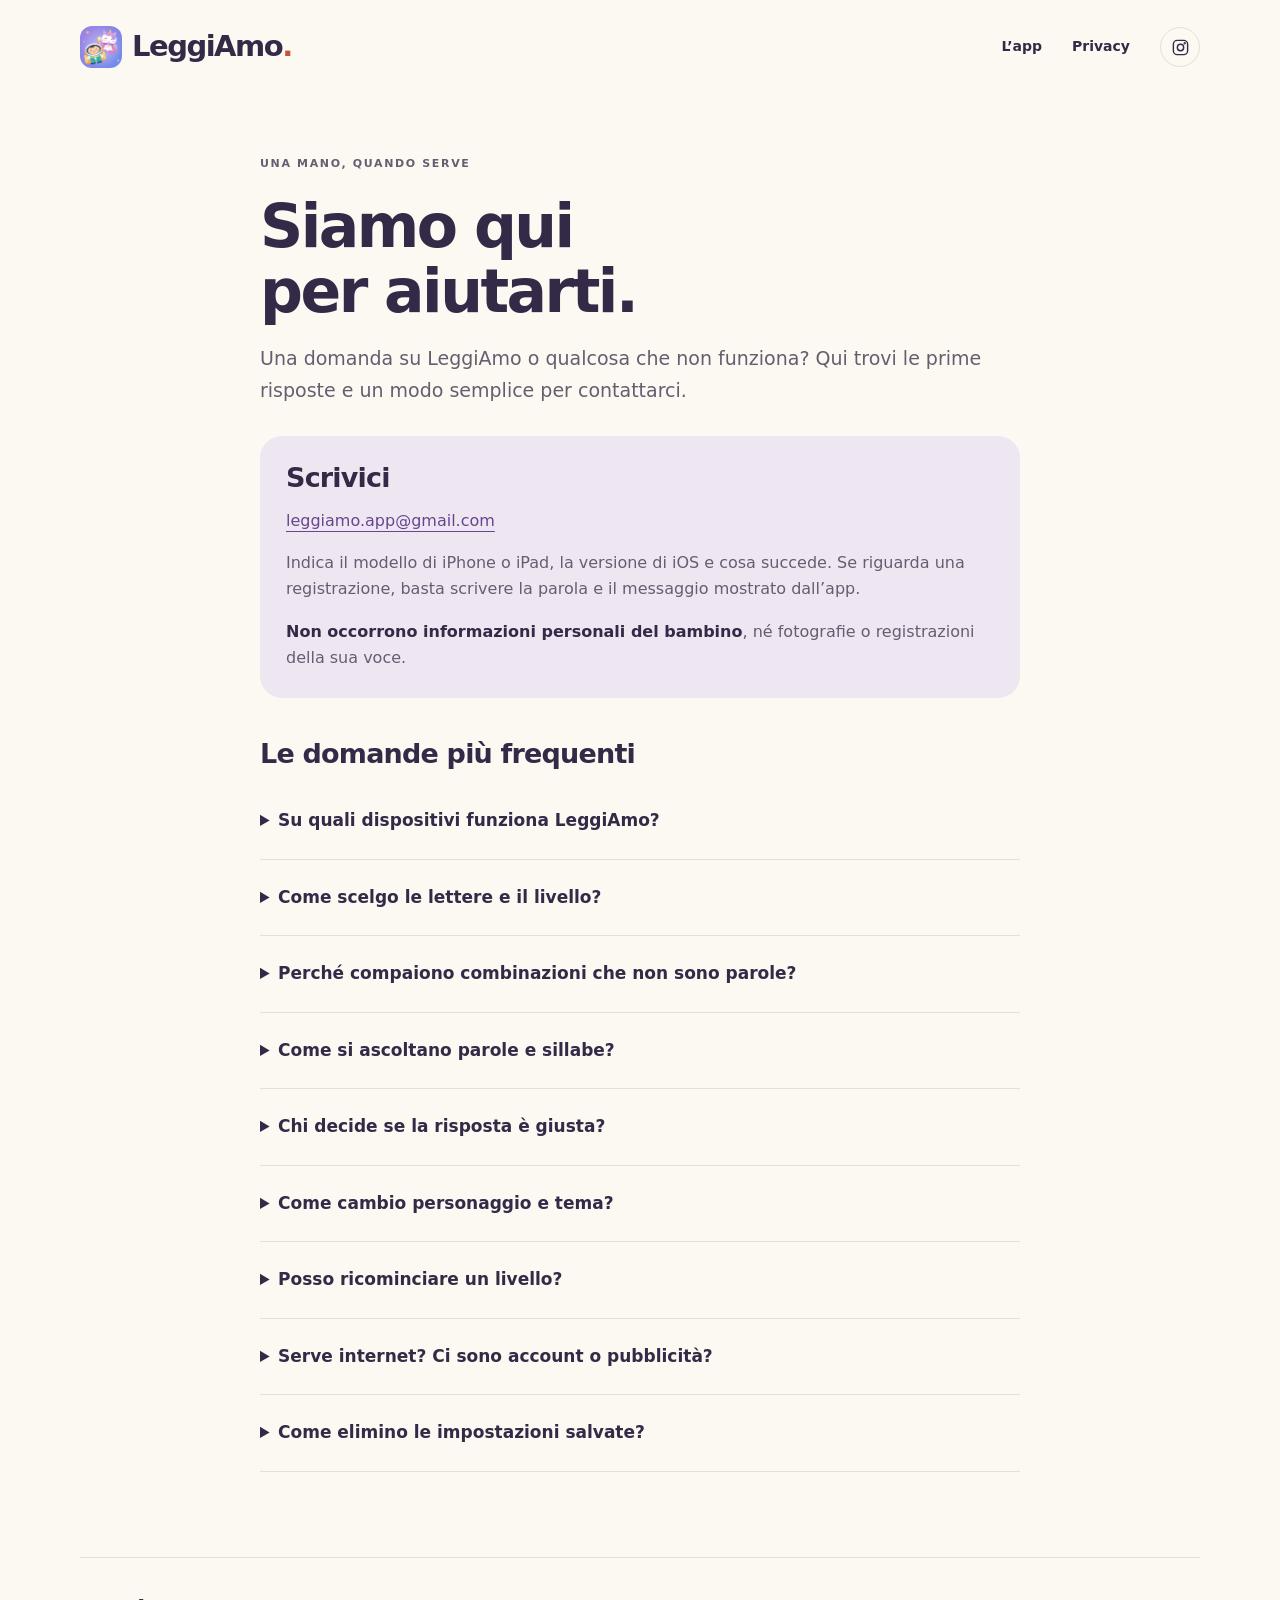
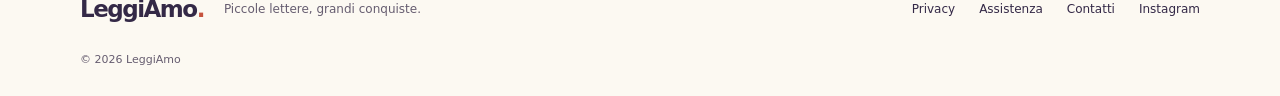
<file: supporto.html>
<!doctype html>
<html lang="it">
<head>
  <meta charset="utf-8">
  <meta name="viewport" content="width=device-width, initial-scale=1">
  <meta name="theme-color" content="#fcf9f2">
  <meta name="description" content="Assistenza per LeggiAmo: come scegliere le lettere, ascoltare l’audio, cambiare tema e gestire i dati salvati sul dispositivo.">
  <meta name="referrer" content="strict-origin-when-cross-origin">
  <link rel="canonical" href="https://leggiamo.app/supporto.html">
  <meta property="og:title" content="Assistenza · LeggiAmo">
  <meta property="og:type" content="website">
  <meta property="og:locale" content="it_IT">
  <meta property="og:url" content="https://leggiamo.app/supporto.html">
  <meta property="og:site_name" content="LeggiAmo">
  <meta property="og:image" content="https://leggiamo.app/assets/og-image.jpg">
  <meta name="twitter:card" content="summary_large_image">
  <title>Assistenza · LeggiAmo</title>
  <link rel="icon" type="image/png" href="assets/favicon.png">
  <link rel="apple-touch-icon" href="assets/app-icon.png">
  <link rel="stylesheet" href="styles.css?v=8">
  <!-- Cloudflare Web Analytics --><script type='module' src='https://static.cloudflareinsights.com/beacon.min.js' data-cf-beacon='{"token": "3c0274c1bb6d4836b54bc27b22f14071"}'></script><!-- End Cloudflare Web Analytics -->
</head>
<body>
  <a class="skip-link" href="#contenuto">Vai al contenuto</a>
  <header class="site-header wrap">
    <a class="brand" href="index.html" aria-label="LeggiAmo, pagina iniziale">
      <span class="brand-icons" aria-hidden="true">
        <img src="assets/app-icon.png" width="42" height="42" alt="">
      </span>
      <span>LeggiAmo<span class="brand-dot">.</span></span>
    </a>
    <nav aria-label="Navigazione principale"><a href="index.html">L’app</a><a href="privacy.html">Privacy</a><a class="nav-social" href="https://instagram.com/leggiamo.app" rel="noopener" aria-label="LeggiAmo su Instagram"><svg viewBox="0 0 24 24" aria-hidden="true"><rect x="3" y="3" width="18" height="18" rx="5"/><circle cx="12" cy="12" r="4"/><circle cx="17.3" cy="6.7" r="0.6"/></svg></a></nav>
    <details class="nav-menu">
      <summary aria-label="Menu"><span class="burger" aria-hidden="true"></span></summary>
      <nav aria-label="Menu">
        <a href="index.html">L’app</a>
        <a href="privacy.html">Privacy</a>
        <a href="supporto.html" aria-current="page">Assistenza</a>
        <a href="https://instagram.com/leggiamo.app" rel="noopener">Instagram <span aria-hidden="true">↗</span></a>
      </nav>
    </details>
  </header>
  <main class="document wrap" id="contenuto">
    <p class="eyebrow">UNA MANO, QUANDO SERVE</p>
    <h1>Siamo qui<br>per aiutarti.</h1>
    <p class="intro">Una domanda su LeggiAmo o qualcosa che non funziona? Qui trovi le prime risposte e un modo semplice per contattarci.</p>
    <div class="contact-card">
      <h2>Scrivici</h2>
      <p><a href="mailto:leggiamo.app@gmail.com?subject=Assistenza%20LeggiAmo">leggiamo.app@gmail.com</a></p>
      <p>Indica il modello di iPhone o iPad, la versione di iOS e cosa succede. Se riguarda una registrazione, basta scrivere la parola e il messaggio mostrato dall’app.</p>
      <p><strong>Non occorrono informazioni personali del bambino</strong>, né fotografie o registrazioni della sua voce.</p>
    </div>
    <section class="faq" aria-labelledby="faq-title">
      <h2 id="faq-title">Le domande più frequenti</h2>
      <details>
        <summary>Su quali dispositivi funziona LeggiAmo?</summary>
        <p>LeggiAmo è un’app per iPhone e iPad con iOS o iPadOS 17 o successivi. La pubblicazione sull’App Store è in preparazione: il pulsante di download sul sito sarà attivato quando l’app sarà disponibile.</p>
      </details>
      <details>
        <summary>Come scelgo le lettere e il livello?</summary>
        <p>Nella schermata iniziale seleziona le lettere che il bambino conosce. Il piccolo interruttore “Tutte le lettere” le seleziona tutte quando viene attivato e le cancella dalla selezione quando viene disattivato. Puoi scegliere maiuscole o minuscole e includere gli accenti quando siete pronti. Durante il gioco, il controllo “Livello” mostra quelli disponibili con le lettere selezionate.</p>
      </details>
      <details>
        <summary>Perché compaiono combinazioni che non sono parole?</summary>
        <p>I primi livelli allenano l’unione dei suoni. Includono anche combinazioni come “LA” e brevi esercizi di lettura che non sono necessariamente parole complete. Dai livelli successivi si lavora con più sillabe e con le parole del vocabolario.</p>
      </details>
      <details>
        <summary>Come si ascoltano parole e sillabe?</summary>
        <p>Tocca il pulsante con l’altoparlante sotto una sillaba oppure “Ascolta” per sentire l’intera parola. Durante la riproduzione i pulsanti audio restano disattivati. Se non senti nulla, controlla il volume multimediale e l’eventuale collegamento a cuffie o dispositivi Bluetooth.</p>
        <p>Se l’app segnala che una registrazione non è pronta o non può essere riprodotta, scrivici la parola e il testo dell’errore. Gli esercizi restano disponibili anche quando manca una registrazione.</p>
      </details>
      <details>
        <summary>Chi decide se la risposta è giusta?</summary>
        <p>L’adulto che accompagna il bambino usa i pulsanti “Giusto” e “Sbagliato”. L’app non ascolta né valuta automaticamente la voce. Il prossimo esercizio arriva dopo l’incoraggiamento audio e l’animazione.</p>
      </details>
      <details>
        <summary>Come cambio personaggio e tema?</summary>
        <p>Nella schermata iniziale apri le impostazioni con il pulsante a forma di ingranaggio. La scelta bambina/bambino cambia il personaggio, il mondo, gli incoraggiamenti e l’icona dell’app. La preferenza viene ricordata alla riapertura.</p>
      </details>
      <details>
        <summary>Posso ricominciare un livello?</summary>
        <p>Sì. Al completamento puoi scegliere “Rigioca” oppure passare al prossimo livello. Il pulsante “Fine” durante una partita ti riporta alla schermata iniziale e azzera il punteggio della partita, conservando le impostazioni di lettura.</p>
      </details>
      <details>
        <summary>Serve internet? Ci sono account o pubblicità?</summary>
        <p>Non serve un account e non ci sono pubblicità. Dopo la prova gratuita di 7 giorni l’app si sblocca con un unico acquisto in-app da 9,99 €, senza abbonamenti. L’app non ha server a cui inviare informazioni: gli esercizi e le registrazioni incluse funzionano sul dispositivo, anche offline. Una connessione serve per scaricare l’app, aggiornarla o visitare questo sito.</p>
      </details>
      <details>
        <summary>Come elimino le impostazioni salvate?</summary>
        <p>Per rimuovere i dati locali usa “Elimina app” nelle impostazioni di iOS. “Disinstalla app” conserva invece i documenti e i dati. Eventuali backup vanno gestiti separatamente nelle impostazioni del dispositivo. Puoi leggere tutti i dettagli nell’<a href="privacy.html">informativa sulla privacy</a>.</p>
      </details>
    </section>
  </main>
  <footer class="site-footer wrap">
    <a class="brand" href="index.html"><span>LeggiAmo<span class="brand-dot">.</span></span></a>
    <p>Piccole lettere, grandi conquiste.</p>
    <nav aria-label="Informazioni"><a href="privacy.html">Privacy</a><a href="supporto.html" aria-current="page">Assistenza</a><a href="mailto:leggiamo.app@gmail.com">Contatti</a><a href="https://instagram.com/leggiamo.app" rel="noopener">Instagram</a></nav>
    <small>© 2026 LeggiAmo</small>
  </footer>
</body>
</html>
</file>
<file: styles.css>
@charset "UTF-8";

:root {
  color-scheme: light;
  --paper: #fcf9f2;
  --ink: #342947;
  --muted: #665d70;
  --purple: #7250a0;
  --coral: #c6533e;
  --line: #e5dfd8;
  --rounded: ui-rounded, "SF Pro Rounded", "Trebuchet MS", system-ui, sans-serif;
}
* { box-sizing: border-box; }
html { scroll-behavior: smooth; scroll-padding-top: 24px; }
html, body { overflow-x: hidden; overflow-x: clip; }
body { margin: 0; background: var(--paper); color: var(--ink); font-family: var(--rounded); font-size: 16px; line-height: 1.65; -webkit-font-smoothing: antialiased; }
button, input { font: inherit; }
button, a { -webkit-tap-highlight-color: transparent; }
button { cursor: pointer; }
button:disabled { cursor: default; }
a { color: inherit; text-underline-offset: 5px; }
img { display: block; max-width: 100%; height: auto; }
svg { display: block; }
button, a, summary { touch-action: manipulation; }
:focus-visible { outline: 3px solid var(--purple); outline-offset: 5px; }
::selection { background: #e2d8f1; }
[hidden] { display: none !important; }
.wrap { width: min(1120px, calc(100% - 48px)); margin-inline: auto; }
.skip-link { position: fixed; top: -100px; left: 12px; z-index: 20; padding: 12px 20px; background: white; border-radius: 12px; }
.skip-link:focus { top: 12px; }
.site-header { display: flex; align-items: center; justify-content: space-between; gap: 24px; padding-block: 26px; }
.brand { display: inline-flex; align-items: center; gap: 10px; text-decoration: none; flex-shrink: 0; font-size: 29px; line-height: 1.1; font-weight: 850; letter-spacing: -1.5px; }
.brand img { border-radius: 12px; }
.brand-icons { display: inline-flex; align-items: center; gap: 5px; flex-shrink: 0; }
.brand-icons img { width: 42px; height: 42px; }
.brand-dot { color: var(--coral); }
.site-header nav { display: flex; align-items: center; gap: 30px; font-size: 14px; font-weight: 650; }
.site-header nav a { text-decoration: none; padding-block: 9px; }
.site-header nav a:hover, .site-footer a:hover { color: var(--coral); }
.nav-menu { display: none; position: relative; }
.nav-menu summary { list-style: none; width: 44px; height: 44px; display: grid; place-items: center; border: 1px solid var(--line); border-radius: 14px; background: #fff; cursor: pointer; }
.nav-menu summary::-webkit-details-marker { display: none; }
.burger, .burger::before, .burger::after { display: block; width: 20px; height: 2px; border-radius: 2px; background: var(--ink); transition: transform 0.2s ease, background-color 0.2s ease; }
.burger { position: relative; }
.burger::before, .burger::after { content: ""; position: absolute; left: 0; }
.burger::before { top: -6px; }
.burger::after { top: 6px; }
.nav-menu[open] .burger { background: transparent; }
.nav-menu[open] .burger::before { transform: translateY(6px) rotate(45deg); }
.nav-menu[open] .burger::after { transform: translateY(-6px) rotate(-45deg); }
.nav-menu nav { position: absolute; right: 0; top: calc(100% + 8px); z-index: 20; min-width: 210px; display: flex; flex-direction: column; align-items: stretch; gap: 2px; padding: 8px; text-align: left; font-size: 15px; background: #fff; border: 1px solid var(--line); border-radius: 18px; box-shadow: 0 14px 34px rgba(52, 41, 71, 0.14); }
.nav-menu nav a { padding: 12px 14px; border-radius: 12px; font-size: 15px; font-weight: 650; text-decoration: none; }
.nav-menu nav a:hover, .nav-menu nav a[aria-current="page"] { background: var(--paper); color: var(--coral); }
.nav-support { border: 1px solid var(--line); border-radius: 24px; padding-inline: 17px; }
.hero { display: grid; grid-template-columns: minmax(0, 1.08fr) minmax(0, 1fr); align-items: center; gap: 16px; padding-top: 65px; padding-bottom: 75px; }
.eyebrow { font-size: 11px; font-weight: 800; letter-spacing: 1.65px; line-height: 1.8; margin: 0 0 20px; }
.hero .eyebrow { display: flex; align-items: center; gap: 9px; color: #785441; }
.little-star { font-size: 21px; color: var(--coral); }
h1, h2, h3, p { margin-top: 0; }
h1, h2, h3 { font-weight: 800; text-wrap: balance; }
h1 { font-size: clamp(46px, 5.7vw, 72px); line-height: 1.08; letter-spacing: -3.7px; margin-bottom: 28px; }
.hand-underline { position: relative; display: inline-block; }
.hand-underline::after { content: ""; position: absolute; left: 0; right: 0; bottom: -8px; height: 9px; border-top: 4px solid #eaaa69; border-radius: 50%; transform: rotate(-2deg); }
.lead { max-width: 400px; font-size: 21px; line-height: 1.5; margin-bottom: 14px; font-weight: 600; }
.hero-description { max-width: 425px; color: var(--muted); font-size: 16px; line-height: 1.8; }
.hero-actions { display: flex; align-items: center; flex-wrap: wrap; gap: 26px; margin-top: 29px; }
.store-block { display: flex; flex-direction: column; align-items: flex-start; gap: 8px; }
.store-badge { appearance: none; display: inline-block; line-height: 0; padding: 0; border: 0; background: transparent; border-radius: 10px; opacity: 1; }
.store-badge img { width: 180px; height: 60px; }
.store-status { font-size: 11px; color: var(--muted); }
.text-link { font-size: 14px; font-weight: 750; text-decoration-thickness: 1px; }
.text-link span { display: inline-block; margin-left: 10px; text-decoration: none; }
.hero-art { height: 505px; position: relative; min-width: 0; isolation: isolate; }
.hero-blob { position: absolute; inset: 53px -2px 27px 28px; background: #eadfed; border-radius: 47% 53% 38% 62% / 52% 39% 61% 48%; transform: rotate(-7deg); z-index: -2; }
.hero-orbit { position: absolute; inset: 27px 7px 2px 15px; border: 1px dashed #bb9fc4; border-radius: 50%; transform: rotate(26deg); z-index: -1; }
.hero-unicorn { position: absolute; width: 65%; right: -3%; top: 0; transform: rotate(7deg); }
.hero-explorer { position: absolute; width: 65%; left: -3%; bottom: 2%; transform: rotate(-12deg); }
.spark { position: absolute; color: #d09739; line-height: 1; }
.spark-one { font-size: 54px; top: 21px; left: 10%; transform: rotate(-12deg); }
.spark-two { font-size: 52px; top: 50%; right: -1%; color: var(--purple); }
.spark-three { font-size: 30px; bottom: 2%; left: 57%; }
.word-sticker { display: flex; align-items: center; gap: 14px; position: absolute; top: 13%; left: 0; padding: 12px 19px 15px; border: 1px solid #eee7df; border-radius: 20px; background: white; box-shadow: 0 9px 0 #34294708; transform: rotate(-10deg); font-size: 30px; font-weight: 850; color: var(--purple); }
.word-sticker span { line-height: 1.1; }
.word-sticker span:nth-child(2) { color: #c3517c; }
.word-sticker i { display: block; height: 11px; border: 2px solid currentColor; border-top: 0; border-radius: 0 0 50% 50%; }
.word-sticker b { font-size: 22px; color: #d09739; }
.happy-note { position: absolute; right: 0; bottom: 12%; background: #fff8e7; padding: 12px 17px; border-radius: 12px; transform: rotate(6deg); font-size: 13px; font-weight: 700; box-shadow: 0 6px 0 #34294705; }
.happy-note span { color: #ac761f; padding-right: 8px; }
.trust-strip { display: flex; justify-content: center; gap: 70px; padding-block: 24px; border-block: 1px solid var(--line); font-size: 13px; font-weight: 650; }
.trust-strip span { display: flex; align-items: center; gap: 11px; }
.trust-strip svg { width: 22px; height: 24px; fill: none; stroke: #63816f; stroke-width: 1.7; stroke-linecap: round; stroke-linejoin: round; }
.section-space { padding-block: 100px; }
h2 { font-size: clamp(33px, 4.1vw, 49px); letter-spacing: -1.9px; line-height: 1.17; margin-bottom: 20px; }
h3 { font-size: 23px; line-height: 1.3; letter-spacing: -0.6px; margin-bottom: 12px; }
.section-heading { max-width: 530px; }
.section-heading > p:not(.eyebrow) { color: var(--muted); }
.centered { text-align: center; margin-inline: auto; max-width: 600px; }
.words-section { text-align: center; }
.word-stats { list-style: none; padding: 0; margin: 40px auto 0; max-width: 820px; display: grid; grid-template-columns: repeat(3, minmax(0, 1fr)); gap: 16px; }
.word-stats li { background: #fff; border: 1px solid var(--line); border-radius: 24px; padding: 22px 18px; display: flex; flex-direction: column; gap: 4px; }
.word-stats strong { font-size: 34px; letter-spacing: -1px; line-height: 1.1; color: var(--purple); }
.word-stats span { font-size: 14px; color: var(--muted); }
.word-samples { list-style: none; padding: 0; margin: 34px auto 0; display: flex; flex-wrap: wrap; justify-content: center; gap: 10px; }
.word-samples li { background: #efe8f6; color: #4a3570; border-radius: 16px; padding: 9px 16px; font-size: 19px; font-weight: 800; letter-spacing: 0.5px; }
.word-samples b { color: var(--coral); margin: 0 5px; }
.word-promises { display: inline-flex; flex-direction: column; align-items: flex-start; text-align: left; margin: 34px auto 0; }
.steps { display: grid; grid-template-columns: repeat(3, minmax(0, 1fr)); gap: 52px; margin-top: 40px; }
.step p:last-child { color: var(--muted); font-size: 15px; margin-bottom: 0; }
.step-number { font-size: 10px; letter-spacing: 1.8px; font-weight: 800; color: #776583; margin-bottom: 12px; }
.step-art { height: 148px; margin-bottom: 27px; border-radius: 24px; display: flex; align-items: center; justify-content: center; position: relative; }
.letters-art { background: #f1e7d6; gap: 12px; }
.letters-art > span { width: 57px; height: 65px; display: grid; place-content: center; font-size: 36px; background: white; color: var(--purple); border-radius: 15px; font-weight: 800; transform: rotate(-8deg); }
.letters-art > span:nth-child(2) { background: var(--purple); color: white; transform: rotate(6deg); }
.letters-art > span:nth-child(3) { transform: rotate(-4deg); }
.letters-art > i { position: absolute; right: 28px; bottom: 22px; font-style: normal; background: #527860; color: white; height: 28px; width: 28px; border-radius: 50%; text-align: center; }
.syllable-art { background: #e6ece0; gap: 10px; }
.syllable-art > span { font-size: 43px; font-weight: 800; line-height: 1.1; color: #446d5a; }
.syllable-art > span:nth-child(2) { color: var(--purple); }
.syllable-art i { display: block; height: 15px; border: 2px solid currentColor; border-top: 0; border-radius: 0 0 50% 50%; margin-top: 6px; }
.syllable-art b { font-size: 31px; margin-left: 8px; transform: rotate(10deg); }
.reward-art { background: #ece4f0; gap: 16px; }
.reward-art span { font-size: 39px; color: #aa7523; transform: rotate(-12deg); }
.reward-art span:last-child { align-self: flex-start; margin-top: 26px; color: var(--purple); font-size: 29px; }
.reading-section { background: #eee8f1; padding-block: 80px; }
.reading-inner { display: grid; grid-template-columns: repeat(2, minmax(0, 1fr)); align-items: center; gap: 100px; }
.reading-example { position: relative; background: #fffdf9; border-radius: 32px; padding: 29px 24px 20px; text-align: center; box-shadow: 0 12px 0 #d8cbdc; transform: rotate(-3deg); }
.example-top { font-size: 10px; font-weight: 750; letter-spacing: 1.7px; display: flex; gap: 8px; align-items: center; justify-content: center; }
.example-dot { width: 6px; height: 6px; background: #9673b4; border-radius: 50%; }
.demo-syllables { display: flex; justify-content: center; gap: 24px; margin: 31px 0 23px; }
.demo-syllables > div { width: 114px; color: var(--purple); }
.demo-syllables > div:nth-child(2) { color: #b64774; }
.demo-syllables > div > span { display: block; font-size: 77px; letter-spacing: -3px; line-height: 1.15; font-weight: 800; }
.demo-syllables i { display: block; height: 20px; border: 3px solid currentColor; border-top: 0; border-radius: 0 0 50% 50%; margin: 8px 0 18px; opacity: 0.6; }
.sound-button { width: 58px; height: 54px; border: 1px solid #d9c8e9; color: inherit; background: #f0e8f5; border-radius: 17px; display: inline-grid; place-items: center; }
.demo-syllables > div:nth-child(2) .sound-button { background: #f9e9ef; border-color: #edd0dc; }
.sound-button svg { width: 23px; height: 23px; fill: none; stroke: currentColor; stroke-width: 1.9; stroke-linecap: round; stroke-linejoin: round; }
.listen-word { display: inline-flex; align-items: center; justify-content: center; gap: 12px; border: 0; background: #eae0f1; color: #65408e; padding: 15px 22px; border-radius: 17px; font-size: 14px; font-weight: 750; min-height: 52px; }
.listen-word > span { font-size: 22px; line-height: 1; }
.sound-button:active, .listen-word:active, .sound-button.is-playing, .demo-syllables .sound-button.is-playing, .listen-word.is-playing { background: var(--purple); color: white; border-color: var(--purple); }
[data-audio]:disabled:not(.is-playing) { opacity: 0.45; }
.audio-status { color: var(--muted); font-size: 11px; min-height: 36px; margin: 17px 0 0; }
.example-star { position: absolute; top: -35px; right: -29px; font-size: 74px; color: #b67d2c; transform: rotate(17deg); }
.reading-copy > p:not(.eyebrow) { color: var(--muted); }
.feature-list { padding: 0; list-style: none; margin: 26px 0; }
.feature-list li { display: flex; gap: 12px; margin-bottom: 14px; font-size: 14px; }
.feature-list li span { color: #536f5b; font-weight: 850; }
.small-note { font-size: 13px; }
.world-switch { display: flex; justify-content: center; gap: 6px; margin: 32px auto; width: fit-content; max-width: 100%; padding: 5px; background: #eee9e2; border-radius: 30px; }
.world-switch button { border: 0; border-radius: 24px; padding: 12px 21px; color: var(--muted); background: transparent; font-size: 13px; font-weight: 700; min-height: 46px; }
.world-switch button[aria-pressed="true"] { background: white; color: var(--ink); box-shadow: 0 2px 6px #3429470d; }
.evolution-scene { position: relative; isolation: isolate; display: grid; grid-template-columns: repeat(2, minmax(0, 1fr)); gap: 10px; align-items: center; min-height: 425px; background: #f5dedc; border-radius: 36px; padding: 30px 64px; transition: background-color 350ms ease; }
.scene-copy { position: relative; z-index: 2; }
.scene-level { font-size: 11px; letter-spacing: 2px; font-weight: 850; }
.scene-copy h3 { font-size: 34px; line-height: 1.17; letter-spacing: -1.1px; margin: 15px 0; max-width: 360px; }
.scene-copy > p { max-width: 340px; font-size: 15px; }
.stage-controls { display: flex; gap: 7px; margin-top: 28px; }
.stage-controls button { display: grid; place-items: center; width: 44px; height: 44px; border: 1px solid #34294733; border-radius: 50%; color: var(--ink); background: transparent; font-size: 14px; font-weight: 750; }
.stage-controls button[aria-pressed="true"] { background: var(--ink); border-color: var(--ink); color: white; }
.scene-copy .scene-hint { font-size: 11px; margin: 12px 0 0; }
.scene-character { position: relative; width: 100%; max-width: 410px; justify-self: center; }
.scene-character img { position: relative; z-index: 1; aspect-ratio: 420 / 434; object-fit: contain; }
.scene-halo { position: absolute; inset: 13% 6%; background: #ffffff40; border: 1px solid #ffffff60; border-radius: 50%; }
.scene-decoration { position: absolute; inset: 0; z-index: -1; }
.scene-decoration span { position: absolute; color: #34294770; font-size: 37px; }
.scene-decoration span:nth-child(1) { left: 51%; top: 18%; transform: rotate(12deg); }
.scene-decoration span:nth-child(2) { right: 5%; top: 12%; font-size: 52px; }
.scene-decoration span:nth-child(3) { right: 11%; bottom: 9%; font-size: 20px; }
.scene-decoration span:nth-child(4) { left: 51%; bottom: 16%; font-size: 26px; }
.world-caption { text-align: center; font-size: 12px; color: var(--muted); margin: 18px 0 0; min-height: 40px; }
.privacy-section { border-block: 1px solid var(--line); padding: 65px 60px; display: grid; grid-template-columns: 0.65fr 1fr; gap: 65px; align-items: center; }
.privacy-section h2 { font-size: clamp(32px, 3.7vw, 44px); }
.privacy-section p:not(.eyebrow) { color: var(--muted); }
.privacy-mark { position: relative; background: #e5eddf; width: 190px; height: 190px; border-radius: 43% 57% 58% 42%; justify-self: center; display: grid; place-content: center; transform: rotate(-8deg); }
.privacy-mark svg { width: 89px; height: 98px; fill: none; stroke: #50725e; stroke-width: 4; stroke-linecap: round; stroke-linejoin: round; transform: rotate(8deg); }
.privacy-mark span { position: absolute; top: -5px; right: -10px; font-size: 47px; color: #a77b37; }
.closing-section { position: relative; text-align: center; padding-block: 100px 90px; }
.closing-section .store-block { align-items: center; margin-top: 30px; }
.closing-star { display: block; color: var(--coral); font-size: 38px; line-height: 1; margin-bottom: 22px; }
.site-footer { border-top: 1px solid var(--line); padding-block: 30px 26px; display: flex; align-items: center; flex-wrap: wrap; gap: 20px; font-size: 12px; }
.site-footer .brand { font-size: 23px; }
.site-footer > p { margin: 0 auto 0 0; color: var(--muted); font-size: 12px; }
.site-footer nav { display: flex; gap: 24px; }
.site-footer nav a { padding-block: 12px; text-decoration: none; }
.site-footer small { flex-basis: 100%; color: var(--muted); font-size: 11px; }

/* Informative pages share the same accessible, lightweight shell. */
.document { max-width: 760px; padding-block: 60px 85px; overflow-wrap: anywhere; }
.document h1 { font-size: clamp(38px, 6vw, 60px); letter-spacing: -2.5px; margin-bottom: 20px; }
.document .intro { font-size: 19px; color: var(--muted); }
.document h2 { font-size: 27px; letter-spacing: -0.8px; margin-top: 40px; margin-bottom: 14px; }
.document h3 { font-size: 19px; margin-top: 25px; }
.document p, .document li { color: var(--muted); }
.document strong { color: var(--ink); }
.document ul { padding-left: 22px; }
.document li { padding-left: 3px; margin-bottom: 8px; }
.document a { color: #684591; }
.document .updated { font-size: 12px; }
.privacy-summary { border-left: 3px solid #779573; background: #edf1e7; padding: 23px 25px; border-radius: 0 18px 18px 0; margin-block: 30px; }
.privacy-summary p:last-child { margin-bottom: 0; }
.document-toc { display: flex; flex-wrap: wrap; gap: 10px 22px; font-size: 13px; margin-block: 28px; }
.contact-card { padding: 26px; border-radius: 22px; background: #eee7f2; margin-block: 30px; }
.contact-card h2 { margin-top: 0; }
.contact-card p:last-child { margin-bottom: 0; }
.faq details { border-bottom: 1px solid var(--line); padding-block: 17px; }
.faq summary { cursor: pointer; font-size: 17px; font-weight: 700; padding-block: 8px; line-height: 1.5; }
.faq details p { margin: 14px 0 0; }

@media (min-width: 1400px) {
  .hero { gap: 42px; }
}
@media (max-width: 900px) {
  .hero { padding-top: 40px; gap: 0; }
  h1 { font-size: 54px; letter-spacing: -2.8px; }
  .hero-art { height: 410px; }
  .hero-description { font-size: 15px; }
  .hero-actions { gap: 17px; }
  .happy-note { font-size: 11px; right: -5px; bottom: 8%; }
  .trust-strip { gap: 32px; }
  .steps { gap: 28px; }
  .reading-inner { gap: 50px; }
  .evolution-scene { padding-inline: 24px; }
  .stage-controls { gap: 4px; }
  .privacy-section { padding-inline: 25px; gap: 30px; }
}
@media (max-width: 680px) {
  .wrap { width: calc(100% - 40px); }
  .site-header { padding-block: 20px; gap: 10px 15px; flex-wrap: wrap; }
  .brand { font-size: 26px; gap: 7px; }
  .brand img { width: 35px; height: 35px; border-radius: 10px; }
  .brand-icons { gap: 4px; }
  .brand-icons img { width: 36px; height: 36px; border-radius: 10px; }
  .site-header { flex-wrap: nowrap; }
  .site-header > nav { display: none; }
  .nav-menu { display: block; margin-left: auto; }
  .hero { grid-template-columns: 1fr; padding-top: 35px; padding-bottom: 25px; }
  .hero .eyebrow { font-size: 9px; letter-spacing: 1.25px; margin-bottom: 18px; }
  h1 { font-size: clamp(43px, 10.9vw, 64px); letter-spacing: -2.8px; margin-bottom: 29px; }
  .lead { font-size: 19px; max-width: 350px; margin-bottom: 12px; }
  .hero-description { max-width: 450px; font-size: 15px; }
  .hero-actions { gap: 22px; margin-top: 25px; }
  .hero-actions > .text-link { font-size: 12px; }
  .store-badge img { width: 165px; height: 55px; }
  .store-status { font-size: 10px; }
  .hero-art { width: min(440px, 100%); height: auto; aspect-ratio: 1.06; margin: 32px auto 0; }
  .hero-unicorn { top: -3%; width: 65%; right: 0; }
  .hero-explorer { width: 65%; left: 0; bottom: 0; }
  .hero-blob { inset: 5% 2% 4% 4%; }
  .hero-orbit { inset: 4% 2% 2%; }
  .word-sticker { font-size: 24px; padding: 11px 14px; top: 9%; gap: 9px; }
  .spark-one { top: 3px; left: 45%; font-size: 33px; }
  .spark-two { font-size: 38px; right: 2%; }
  .spark-three { font-size: 26px; }
  .happy-note { right: 3%; bottom: 7%; font-size: 11px; padding: 9px 12px; }
  .trust-strip { gap: 12px; justify-content: space-between; padding-block: 23px; align-items: flex-start; }
  .trust-strip span { flex-direction: column; text-align: center; gap: 8px; font-size: 10px; line-height: 1.5; flex: 1; }
  .section-space { padding-block: 64px; }
  .word-stats { grid-template-columns: 1fr; gap: 10px; margin-top: 28px; }
  .word-stats li { flex-direction: row; align-items: baseline; gap: 12px; padding: 16px 18px; text-align: left; }
  .word-stats strong { font-size: 28px; min-width: 104px; }
  .word-samples li { font-size: 16px; padding: 7px 13px; }
  .eyebrow { font-size: 9px; letter-spacing: 1.35px; margin-bottom: 15px; }
  h2 { font-size: 35px; letter-spacing: -1.6px; }
  .section-heading > p:not(.eyebrow) { font-size: 15px; }
  .steps { grid-template-columns: 1fr; gap: 35px; margin-top: 32px; }
  .step { max-width: 420px; width: 100%; margin-inline: auto; }
  .step-art { height: 145px; margin-bottom: 21px; }
  .step h3 { margin-bottom: 9px; }
  .reading-section { padding-block: 55px; }
  .reading-inner { grid-template-columns: 1fr; gap: 45px; }
  .reading-copy { grid-row: 1; }
  .reading-example { margin-inline: 8px; max-width: 380px; width: calc(100% - 16px); justify-self: center; padding: 26px 16px 14px; transform: rotate(-2deg); }
  .example-star { right: -14px; top: -29px; font-size: 53px; }
  .reading-copy h2 { font-size: 36px; }
  .reading-copy > p:not(.eyebrow) { font-size: 15px; }
  .reading-copy .small-note { font-size: 12px !important; }
  .feature-list { margin-bottom: 20px; }
  .centered h2 { font-size: 33px; }
  .world-switch { margin-block: 26px; gap: 2px; padding: 4px; }
  .world-switch button { font-size: 11px; padding: 10px 13px; }
  .evolution-scene { grid-template-columns: 1fr; padding: 27px 23px 17px; border-radius: 27px; min-height: 0; text-align: center; gap: 0; }
  .scene-copy h3 { font-size: 28px; margin-inline: auto; }
  .scene-copy > p { font-size: 14px; margin-inline: auto; }
  .stage-controls { justify-content: center; gap: 5px; margin-top: 22px; }
  .stage-controls button { width: 44px; height: 44px; flex-shrink: 0; }
  .scene-copy .scene-hint { font-size: 10px; }
  .scene-character { width: 90%; max-width: 330px; margin-top: 5px; }
  .scene-decoration span:nth-child(1) { top: auto; bottom: 20%; left: 7%; }
  .scene-decoration span:nth-child(2) { top: auto; bottom: 37%; font-size: 36px; right: 6%; }
  .scene-decoration span:nth-child(4) { left: 10%; bottom: 8%; }
  .world-caption { font-size: 11px; }
  .privacy-section { grid-template-columns: 1fr; gap: 28px; padding: 45px 0; text-align: center; }
  .privacy-mark { width: 120px; height: 120px; justify-self: center; }
  .privacy-mark svg { width: 60px; height: 65px; stroke-width: 4; }
  .privacy-mark span { font-size: 32px; }
  .privacy-section p:not(.eyebrow) { font-size: 15px; }
  .privacy-section .text-link { font-size: 13px; }
  .closing-section { padding-block: 65px; }
  .closing-section .eyebrow { font-size: 8px; letter-spacing: 1.1px; }
  .closing-section h2 { font-size: 34px; }
  .site-footer { gap: 17px; padding-block: 24px; }
  .site-footer > p { font-size: 10px; margin: 0; }
  .site-footer nav { flex-basis: 100%; gap: 28px; }
  .site-footer small { font-size: 10px; }
  .document { padding-block: 35px 55px; }
  .document h1 { font-size: 42px; letter-spacing: -1.8px; }
  .document .intro { font-size: 17px; }
  .document h2 { font-size: 25px; }
  .document p, .document li { font-size: 15px; }
  .contact-card { padding: 21px; }
}
@media (max-width: 360px) {
  .wrap { width: calc(100% - 32px); }
  .brand { font-size: 24px; }
  .hero-actions { gap: 15px; }
  .hero-actions > .text-link { font-size: 11px; }
  .hero-actions > .text-link span { margin-left: 3px; }
  .evolution-scene { padding-inline: 12px; }
  .stage-controls { gap: 0; }
  .stage-controls button { border-radius: 14px; }
  .scene-copy h3 { font-size: 26px; }
  .world-switch button { padding-inline: 11px; font-size: 10px; }
}
@media (prefers-reduced-motion: reduce) {
  html { scroll-behavior: auto; }
  *, *::before, *::after { transition: none !important; animation: none !important; }
}
@media print {
  .site-header nav, .nav-menu, .site-footer, .document-toc, .skip-link { display: none; }
  body { background: white; color: black; }
  .wrap { width: 100%; }
  .document { padding-block: 20px; max-width: none; }
}

.faq-section { display: grid; gap: 40px; }
.faq-section .faq { max-width: 760px; }
@media (min-width: 900px) {
  .faq-section { grid-template-columns: minmax(0, 5fr) minmax(0, 7fr); align-items: start; }
}

/* Instagram: an icon in the desktop header, a text link in the mobile menu. */
.site-header nav a.nav-social { display: grid; place-items: center; width: 40px; height: 40px; padding: 0; border: 1px solid var(--line); border-radius: 50%; }
.nav-social svg { width: 19px; height: 19px; fill: none; stroke: currentColor; stroke-width: 1.8; stroke-linecap: round; stroke-linejoin: round; }
</file>
